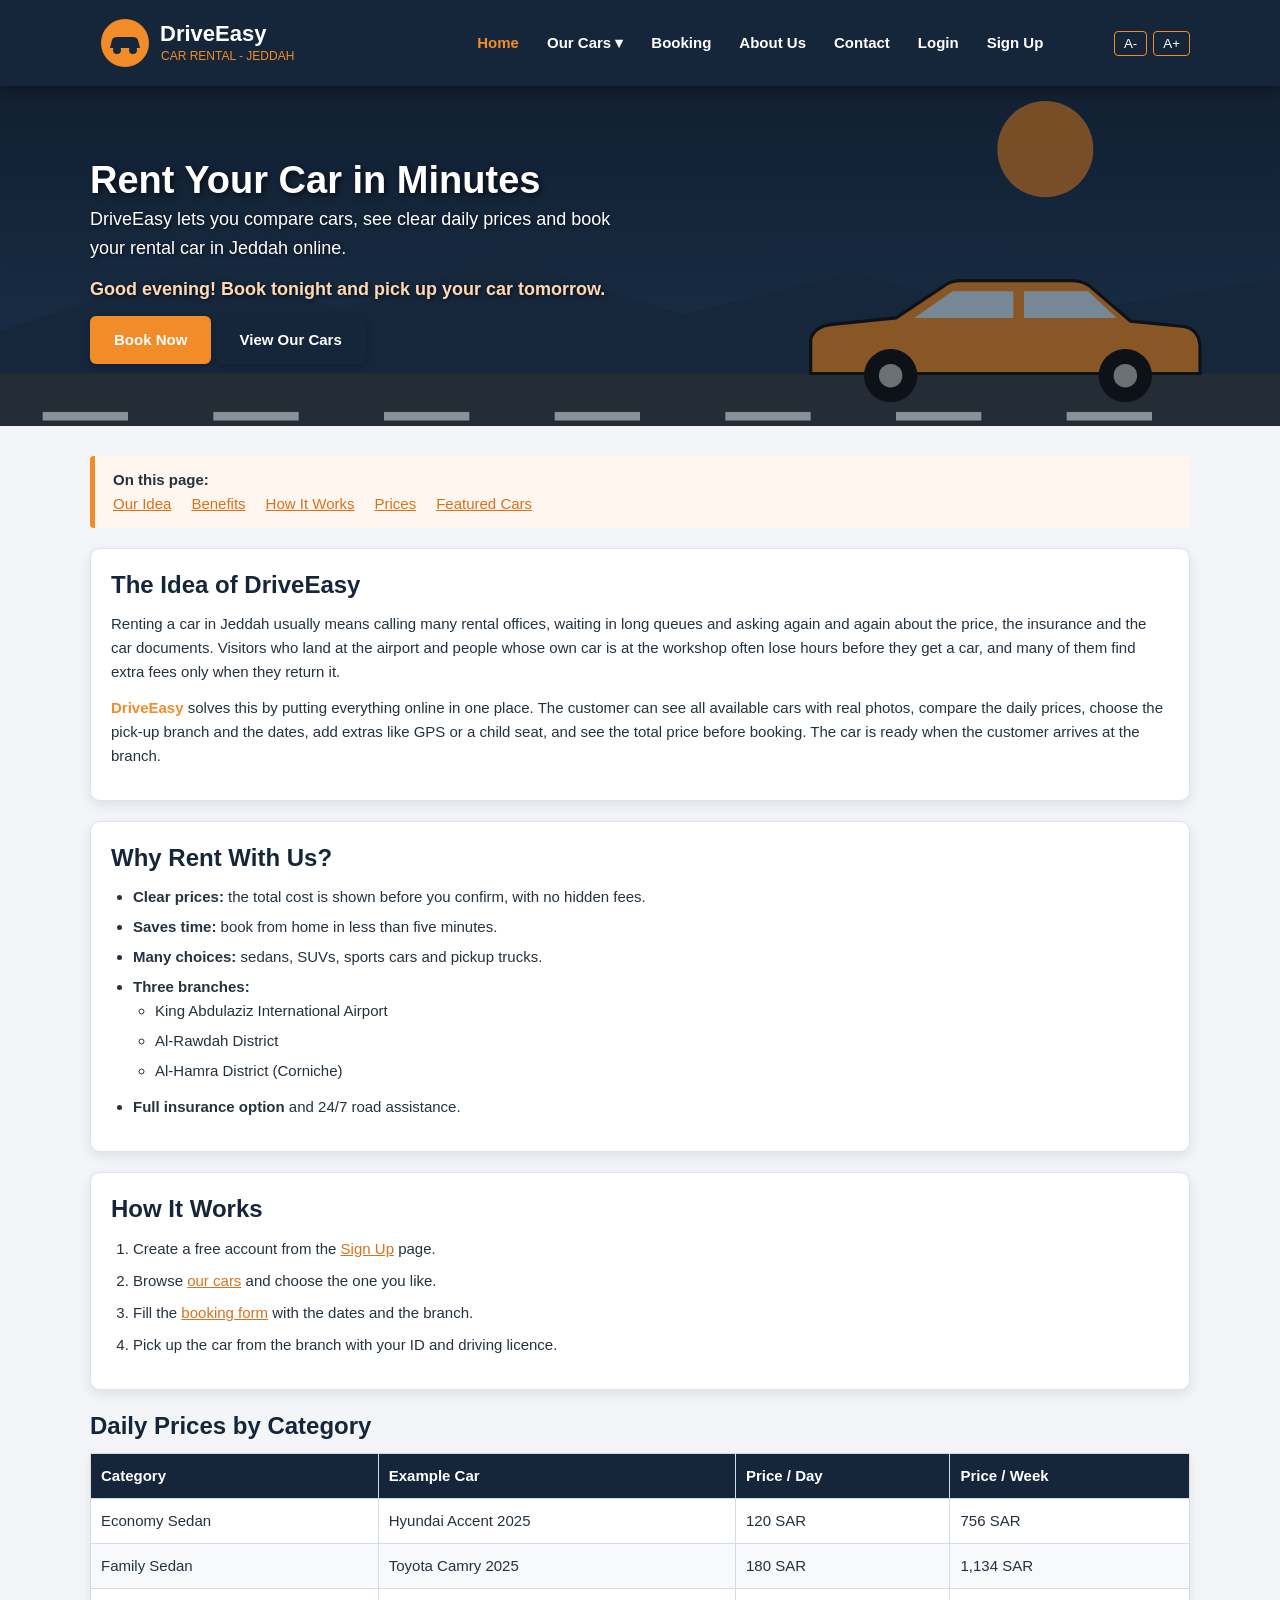
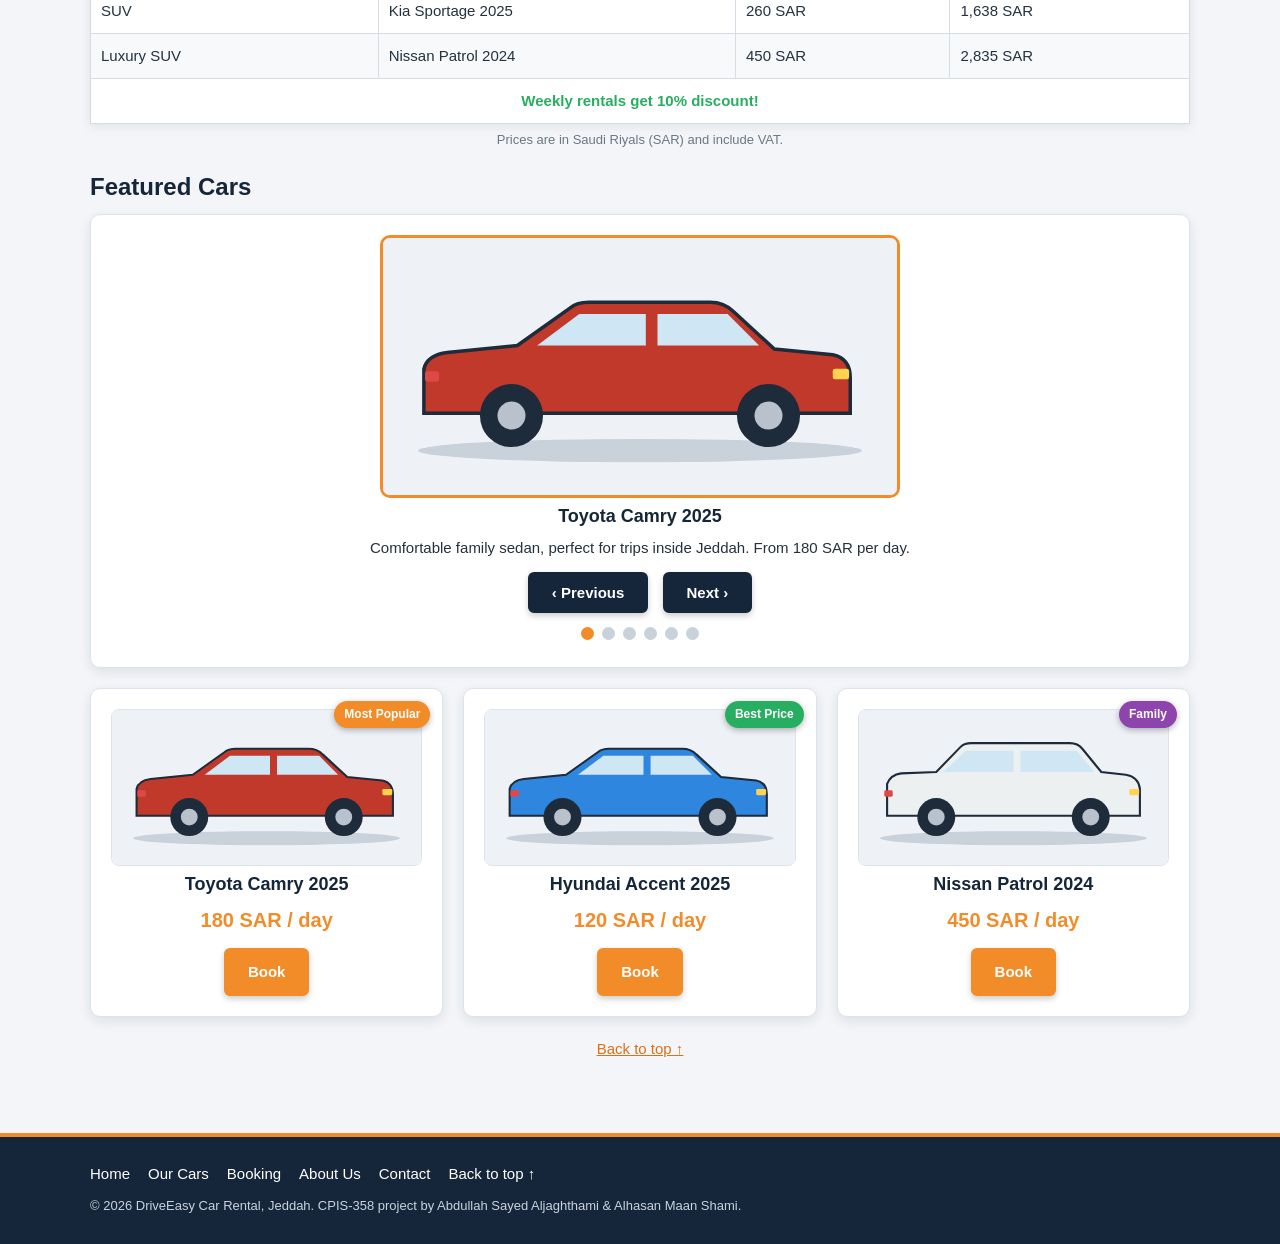
<file: index.html>
<!DOCTYPE html>
<html lang="en">
<head>
    <meta charset="utf-8">
    <meta name="viewport" content="width=device-width, initial-scale=1">
    <meta name="description" content="DriveEasy - online car rental in Jeddah. Compare cars, check prices and book online.">
    <meta name="author" content="Abdullah Sayed Aljaghthami, Alhasan Maan Shami">
    <title>DriveEasy Car Rental | Home</title>
    <link rel="icon" type="image/svg+xml" href="images/favicon.svg">
    <link rel="stylesheet" href="css/style.css">
    <!-- internal CSS (only for this page) -->
    <style>
        .steps li {
            margin-bottom: 8px;
        }
        .benefit-list li {
            margin-bottom: 6px;
        }
        #greeting {
            font-weight: bold;
            color: #ffd9b3;
        }
        .slideshow {
            position: relative;
            text-align: center;
        }
        .slideshow img {
            width: 100%;
            max-width: 520px;
            border-radius: 10px;
            border: 3px solid #f28c28;
        }
        .slide-controls button {
            margin: 0 5px;
        }
        .dots {
            margin-top: 10px;
        }
        .dot {
            display: inline-block;
            width: 13px;
            height: 13px;
            margin: 0 4px;
            border-radius: 50%;
            background-color: #c9d1db;
            cursor: pointer;
        }
    </style>
</head>
<body id="top">

<!-- ===== master layout: header and main menu (same on every page) ===== -->
<header class="site-header">
    <div class="container header-inner">
        <img src="images/logo.svg" alt="DriveEasy Car Rental logo" class="logo-img" width="260" height="70" usemap="#logoMap">
        <map name="logoMap">
            <area shape="circle" coords="35,35,24" href="about.html" alt="About DriveEasy" title="About us">
            <area shape="rect" coords="65,10,255,60" href="about.html" alt="About DriveEasy" title="About us">
        </map>

        <nav class="main-menu" aria-label="Main menu">
            <ul>
                <li><a href="index.html">Home</a></li>
                <li>
                    <a href="cars.html">Our Cars &#9662;</a>
                    <ul class="submenu">
                        <li><a href="cars.html#sedan">Sedan Cars</a></li>
                        <li><a href="cars.html#suv">SUV Cars</a></li>
                        <li><a href="cars.html#sport">Sports Cars</a></li>
                        <li><a href="cars.html#pickup">Pickup Trucks</a></li>
                    </ul>
                </li>
                <li><a href="booking.html">Booking</a></li>
                <li><a href="about.html">About Us</a></li>
                <li><a href="contact.html">Contact</a></li>
                <li><a href="login.html">Login</a></li>
                <li><a href="signup.html">Sign Up</a></li>
            </ul>
        </nav>
    </div>
</header>

<!-- banner made of three layers (picture, overlay, text) using z-index -->
<section class="banner">
    <img class="banner-img" src="images/hero.svg" alt="A rental car driving in Jeddah">
    <div class="banner-overlay"></div>
    <div class="container banner-text">
        <h1>Rent Your Car in Minutes</h1>
        <p>DriveEasy lets you compare cars, see clear daily prices and book your rental car in Jeddah online.</p>
        <p id="greeting">Welcome to DriveEasy!</p>
        <a href="booking.html" class="btn">Book Now</a>
        <a href="cars.html" class="btn btn-dark">View Our Cars</a>
    </div>
</section>

<!-- embedded JavaScript: greeting changes with the time of the day -->
<script>
    var hour = new Date().getHours();
    var greetingText;
    if (hour < 12) {
        greetingText = "Good morning! Start your day with the right car.";
    } else if (hour < 18) {
        greetingText = "Good afternoon! Your next car is a few clicks away.";
    } else {
        greetingText = "Good evening! Book tonight and pick up your car tomorrow.";
    }
    document.getElementById("greeting").innerHTML = greetingText;
</script>

<main class="container page-section">

    <!-- internal links (links inside the same page) -->
    <nav class="on-this-page" aria-label="On this page">
        <strong>On this page:</strong>
        <ul>
            <li><a href="#idea">Our Idea</a></li>
            <li><a href="#benefits">Benefits</a></li>
            <li><a href="#how-it-works">How It Works</a></li>
            <li><a href="#prices">Prices</a></li>
            <li><a href="#featured">Featured Cars</a></li>
        </ul>
    </nav>

    <article id="idea" class="card">
        <h2>The Idea of DriveEasy</h2>
        <p>
            Renting a car in Jeddah usually means calling many rental offices, waiting in long queues
            and asking again and again about the price, the insurance and the car documents. Visitors
            who land at the airport and people whose own car is at the workshop often lose hours before
            they get a car, and many of them find extra fees only when they return it.
        </p>
        <p>
            <span class="highlight">DriveEasy</span> solves this by putting everything online in one place.
            The customer can see all available cars with real photos, compare the daily prices,
            choose the pick-up branch and the dates, add extras like GPS or a child seat, and see the
            total price before booking. The car is ready when the customer arrives at the branch.
        </p>
    </article>

    <section id="benefits" class="card">
        <h2>Why Rent With Us?</h2>
        <ul class="benefit-list">
            <li><strong>Clear prices:</strong> the total cost is shown before you confirm, with no hidden fees.</li>
            <li><strong>Saves time:</strong> book from home in less than five minutes.</li>
            <li><strong>Many choices:</strong> sedans, SUVs, sports cars and pickup trucks.</li>
            <li><strong>Three branches:</strong>
                <ul>
                    <li>King Abdulaziz International Airport</li>
                    <li>Al-Rawdah District</li>
                    <li>Al-Hamra District (Corniche)</li>
                </ul>
            </li>
            <li><strong>Full insurance option</strong> and 24/7 road assistance.</li>
        </ul>
    </section>

    <section id="how-it-works" class="card">
        <h2>How It Works</h2>
        <ol class="steps">
            <li>Create a free account from the <a href="signup.html">Sign Up</a> page.</li>
            <li>Browse <a href="cars.html">our cars</a> and choose the one you like.</li>
            <li>Fill the <a href="booking.html">booking form</a> with the dates and the branch.</li>
            <li>Pick up the car from the branch with your ID and driving licence.</li>
        </ol>
    </section>

    <section id="prices">
        <h2>Daily Prices by Category</h2>
        <table class="data-table">
            <caption class="small-text" style="caption-side: bottom; padding-top: 6px;">Prices are in Saudi Riyals (SAR) and include VAT.</caption>
            <thead>
                <tr>
                    <th scope="col">Category</th>
                    <th scope="col">Example Car</th>
                    <th scope="col">Price / Day</th>
                    <th scope="col">Price / Week</th>
                </tr>
            </thead>
            <tbody>
                <tr>
                    <td>Economy Sedan</td>
                    <td>Hyundai Accent 2025</td>
                    <td>120 SAR</td>
                    <td>756 SAR</td>
                </tr>
                <tr>
                    <td>Family Sedan</td>
                    <td>Toyota Camry 2025</td>
                    <td>180 SAR</td>
                    <td>1,134 SAR</td>
                </tr>
                <tr>
                    <td>SUV</td>
                    <td>Kia Sportage 2025</td>
                    <td>260 SAR</td>
                    <td>1,638 SAR</td>
                </tr>
                <tr>
                    <td>Luxury SUV</td>
                    <td>Nissan Patrol 2024</td>
                    <td>450 SAR</td>
                    <td>2,835 SAR</td>
                </tr>
                <tr>
                    <td colspan="4" style="text-align:center; font-weight:bold; color:#27ae60;">Weekly rentals get 10% discount!</td>
                </tr>
            </tbody>
        </table>
    </section>

    <section id="featured">
        <h2>Featured Cars</h2>
        <!-- dynamic picture and text (changed by JavaScript) -->
        <div class="card slideshow" id="slideshow">
            <img id="slideImage" src="images/toyota-camry.svg" alt="Toyota Camry 2025">
            <h3 id="slideTitle">Toyota Camry 2025</h3>
            <p id="slideText">Comfortable family sedan, perfect for trips inside Jeddah. From 180 SAR per day.</p>
            <div class="slide-controls">
                <button type="button" class="btn btn-dark" id="prevSlide">&#8249; Previous</button>
                <button type="button" class="btn btn-dark" id="nextSlide">Next &#8250;</button>
            </div>
            <div class="dots" id="slideDots"></div>
        </div>
        <div class="grid">
            <div class="card car-card">
                <span class="badge">Most Popular</span>
                <img src="images/toyota-camry.svg" alt="Toyota Camry 2025">
                <h3>Toyota Camry 2025</h3>
                <p class="price">180 SAR / day</p>
                <a href="booking.html?car=Toyota%20Camry" class="btn">Book</a>
            </div>
            <div class="card car-card">
                <span class="badge" style="background-color:#27ae60;">Best Price</span>
                <img src="images/hyundai-accent.svg" alt="Hyundai Accent 2025">
                <h3>Hyundai Accent 2025</h3>
                <p class="price">120 SAR / day</p>
                <a href="booking.html?car=Hyundai%20Accent" class="btn">Book</a>
            </div>
            <div class="card car-card">
                <span class="badge" style="background-color:#8e44ad;">Family</span>
                <img src="images/nissan-patrol.svg" alt="Nissan Patrol 2024">
                <h3>Nissan Patrol 2024</h3>
                <p class="price">450 SAR / day</p>
                <a href="booking.html?car=Nissan%20Patrol" class="btn">Book</a>
            </div>
        </div>
    </section>

    <p class="text-center"><a href="#top">Back to top &#8593;</a></p>
</main>

<!-- ===== master layout: footer ===== -->
<footer class="site-footer">
    <div class="container">
        <ul class="footer-links">
            <li><a href="index.html">Home</a></li>
            <li><a href="cars.html">Our Cars</a></li>
            <li><a href="booking.html">Booking</a></li>
            <li><a href="about.html">About Us</a></li>
            <li><a href="contact.html">Contact</a></li>
            <li><a href="#top">Back to top &#8593;</a></li>
        </ul>
        <p class="small-text" style="color:#c9d3de;">
            &copy; <span id="year">2026</span> DriveEasy Car Rental, Jeddah. CPIS-358 project by
            Abdullah Sayed Aljaghthami &amp; Alhasan Maan Shami.
        </p>
    </div>
</footer>

<script src="js/script.js"></script>
</body>
</html>
</file>
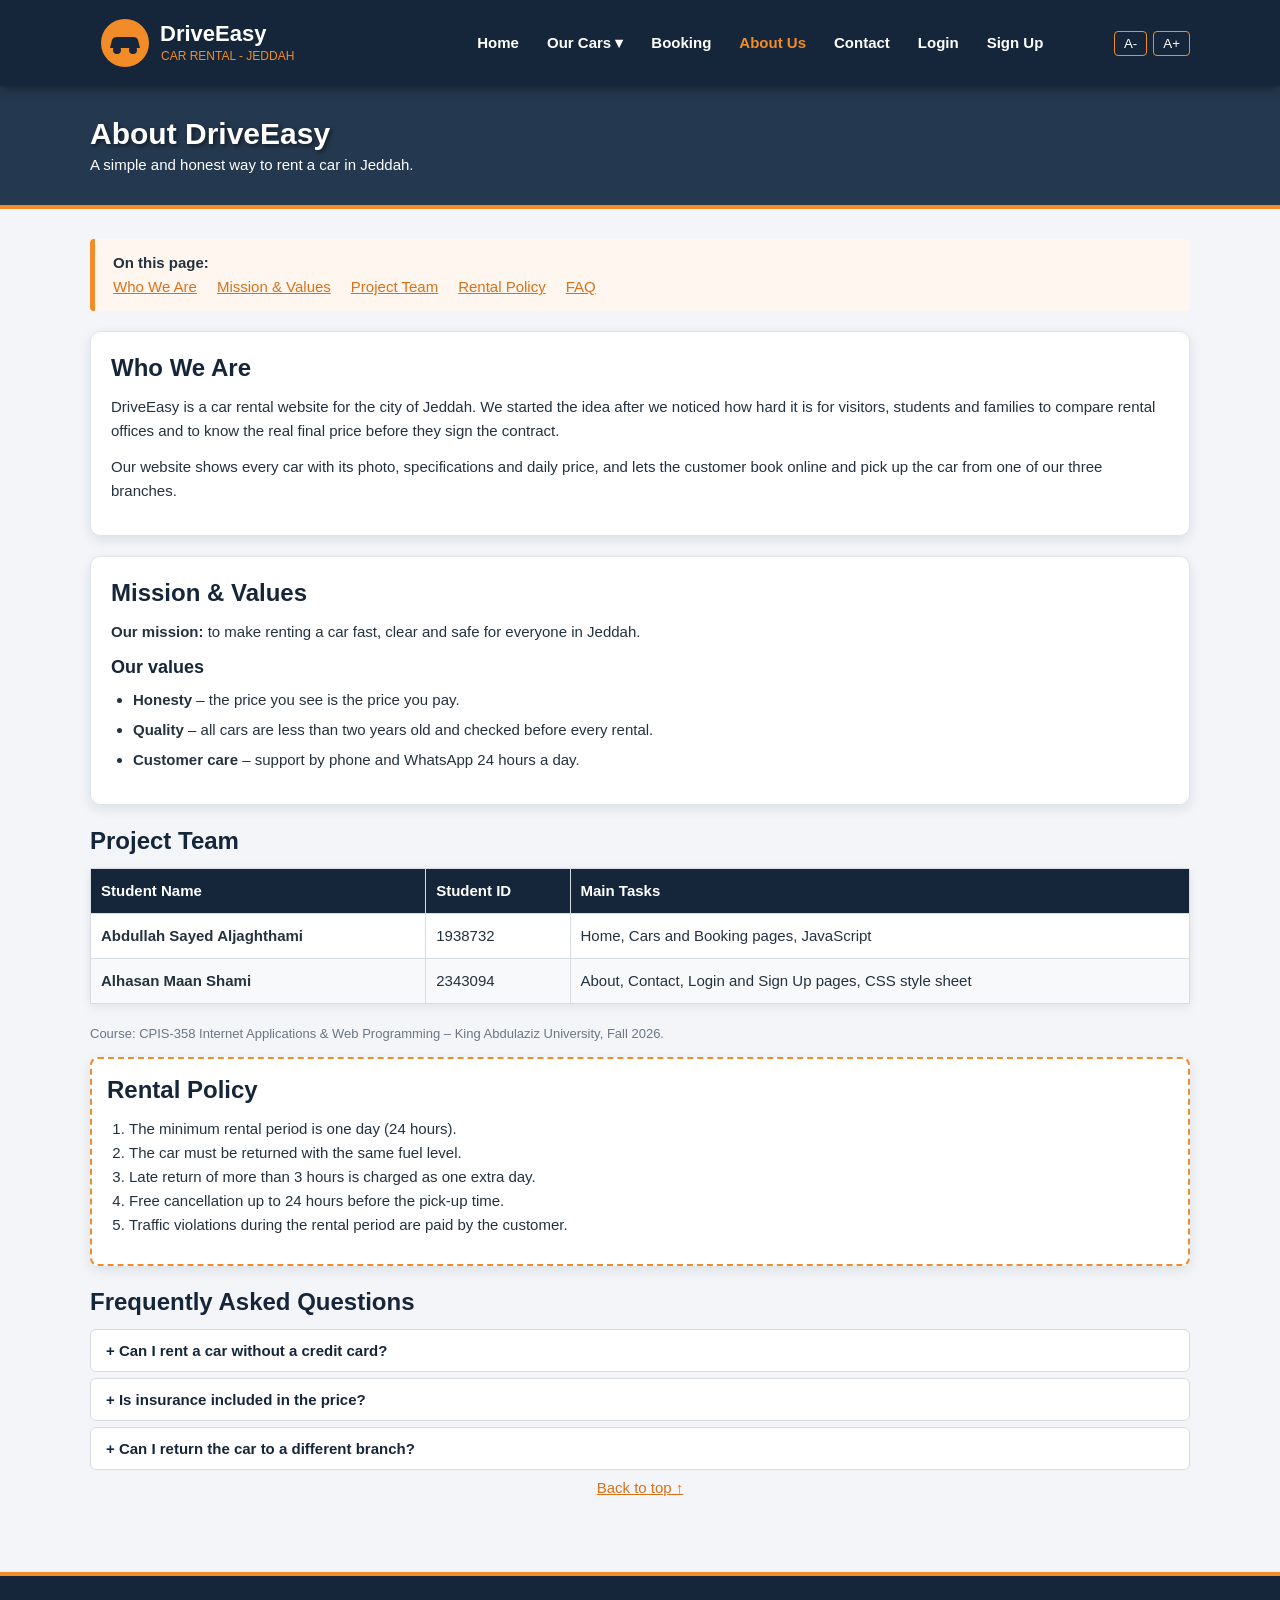
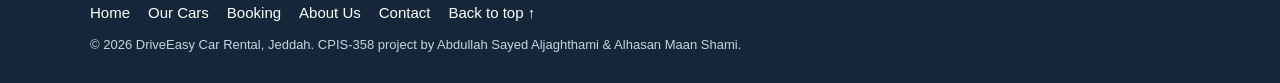
<file: about.html>
<!DOCTYPE html>
<html lang="en">
<head>
    <meta charset="utf-8">
    <meta name="viewport" content="width=device-width, initial-scale=1">
    <meta name="description" content="DriveEasy - online car rental in Jeddah. Compare cars, check prices and book online.">
    <meta name="author" content="Abdullah Sayed Aljaghthami, Alhasan Maan Shami">
    <title>DriveEasy Car Rental | About Us</title>
    <link rel="icon" type="image/svg+xml" href="images/favicon.svg">
    <link rel="stylesheet" href="css/style.css">
    <!-- internal CSS (only for this page) -->
    <style>
        .values-list li {
            margin-bottom: 6px;
        }
        .team-table td:first-child  {
            font-weight: bold;
        }
        .faq-question {
            display: block;
            width: 100%;
            text-align: left;
            background-color: #ffffff;
            border: 1px solid #d5dce4;
            border-radius: 6px;
            padding: 12px 15px;
            margin-bottom: 6px;
            font-family: inherit;
            font-size: 15px;
            font-weight: bold;
            color: #16263a;
            cursor: pointer;
        }
        .faq-answer {
            padding: 0 15px 10px 15px;
        }
    </style>
</head>
<body id="top">

<!-- ===== master layout: header and main menu (same on every page) ===== -->
<header class="site-header">
    <div class="container header-inner">
        <img src="images/logo.svg" alt="DriveEasy Car Rental logo" class="logo-img" width="260" height="70" usemap="#logoMap">
        <map name="logoMap">
            <area shape="circle" coords="35,35,24" href="about.html" alt="About DriveEasy" title="About us">
            <area shape="rect" coords="65,10,255,60" href="about.html" alt="About DriveEasy" title="About us">
        </map>

        <nav class="main-menu" aria-label="Main menu">
            <ul>
                <li><a href="index.html">Home</a></li>
                <li>
                    <a href="cars.html">Our Cars &#9662;</a>
                    <ul class="submenu">
                        <li><a href="cars.html#sedan">Sedan Cars</a></li>
                        <li><a href="cars.html#suv">SUV Cars</a></li>
                        <li><a href="cars.html#sport">Sports Cars</a></li>
                        <li><a href="cars.html#pickup">Pickup Trucks</a></li>
                    </ul>
                </li>
                <li><a href="booking.html">Booking</a></li>
                <li><a href="about.html">About Us</a></li>
                <li><a href="contact.html">Contact</a></li>
                <li><a href="login.html">Login</a></li>
                <li><a href="signup.html">Sign Up</a></li>
            </ul>
        </nav>
    </div>
</header>

<section class="page-title">
    <div class="container">
        <h1>About DriveEasy</h1>
        <p style="margin:0;">A simple and honest way to rent a car in Jeddah.</p>
    </div>
</section>

<main class="container page-section">

    <nav class="on-this-page" aria-label="On this page">
        <strong>On this page:</strong>
        <ul>
            <li><a href="#who-we-are">Who We Are</a></li>
            <li><a href="#mission">Mission &amp; Values</a></li>
            <li><a href="#team">Project Team</a></li>
            <li><a href="#policy">Rental Policy</a></li>
            <li><a href="#faq">FAQ</a></li>
        </ul>
    </nav>

    <article id="who-we-are" class="card">
        <h2>Who We Are</h2>
        <p>
            DriveEasy is a car rental website for the city of Jeddah. We started the idea after we noticed
            how hard it is for visitors, students and families to compare rental offices and to know the
            real final price before they sign the contract.
        </p>
        <p>
            Our website shows every car with its photo, specifications and daily price, and lets the
            customer book online and pick up the car from one of our three branches.
        </p>
    </article>

    <section id="mission" class="card">
        <h2>Mission &amp; Values</h2>
        <p><strong>Our mission:</strong> to make renting a car fast, clear and safe for everyone in Jeddah.</p>
        <h3>Our values</h3>
        <ul class="values-list">
            <li><strong>Honesty</strong> &ndash; the price you see is the price you pay.</li>
            <li><strong>Quality</strong> &ndash; all cars are less than two years old and checked before every rental.</li>
            <li><strong>Customer care</strong> &ndash; support by phone and WhatsApp 24 hours a day.</li>
        </ul>
    </section>

    <section id="team">
        <h2>Project Team</h2>
        <table class="data-table team-table">
            <thead>
                <tr>
                    <th scope="col">Student Name</th>
                    <th scope="col">Student ID</th>
                    <th scope="col">Main Tasks</th>
                </tr>
            </thead>
            <tbody>
                <tr>
                    <td>Abdullah Sayed Aljaghthami</td>
                    <td>1938732</td>
                    <td>Home, Cars and Booking pages, JavaScript</td>
                </tr>
                <tr>
                    <td>Alhasan Maan Shami</td>
                    <td>2343094</td>
                    <td>About, Contact, Login and Sign Up pages, CSS style sheet</td>
                </tr>
            </tbody>
        </table>
        <p class="small-text">Course: CPIS-358 Internet Applications &amp; Web Programming &ndash; King Abdulaziz University, Fall 2026.</p>
    </section>

    <section id="policy" class="card dashed-border">
        <h2>Rental Policy</h2>
        <ol>
            <li>The minimum rental period is one day (24 hours).</li>
            <li>The car must be returned with the same fuel level.</li>
            <li>Late return of more than 3 hours is charged as one extra day.</li>
            <li>Free cancellation up to 24 hours before the pick-up time.</li>
            <li>Traffic violations during the rental period are paid by the customer.</li>
        </ol>
    </section>

    <section id="faq">
        <h2>Frequently Asked Questions</h2>
        <div class="faq-item">
            <button type="button" class="faq-question">Can I rent a car without a credit card?</button>
            <div class="faq-answer">
                <p>Yes. You can pay with Mada or cash at the branch, but a small deposit is needed.</p>
            </div>
        </div>
        <div class="faq-item">
            <button type="button" class="faq-question">Is insurance included in the price?</button>
            <div class="faq-answer">
                <p>Basic insurance is included. Full insurance can be added for 40 SAR per day.</p>
            </div>
        </div>
        <div class="faq-item">
            <button type="button" class="faq-question">Can I return the car to a different branch?</button>
            <div class="faq-answer">
                <p>Yes, inside Jeddah you can return the car to any of our three branches for free.</p>
            </div>
        </div>
    </section>

    <p class="text-center"><a href="#top">Back to top &#8593;</a></p>
</main>

<!-- ===== master layout: footer ===== -->
<footer class="site-footer">
    <div class="container">
        <ul class="footer-links">
            <li><a href="index.html">Home</a></li>
            <li><a href="cars.html">Our Cars</a></li>
            <li><a href="booking.html">Booking</a></li>
            <li><a href="about.html">About Us</a></li>
            <li><a href="contact.html">Contact</a></li>
            <li><a href="#top">Back to top &#8593;</a></li>
        </ul>
        <p class="small-text" style="color:#c9d3de;">
            &copy; <span id="year">2026</span> DriveEasy Car Rental, Jeddah. CPIS-358 project by
            Abdullah Sayed Aljaghthami &amp; Alhasan Maan Shami.
        </p>
    </div>
</footer>

<script src="js/script.js"></script>
</body>
</html>
</file>
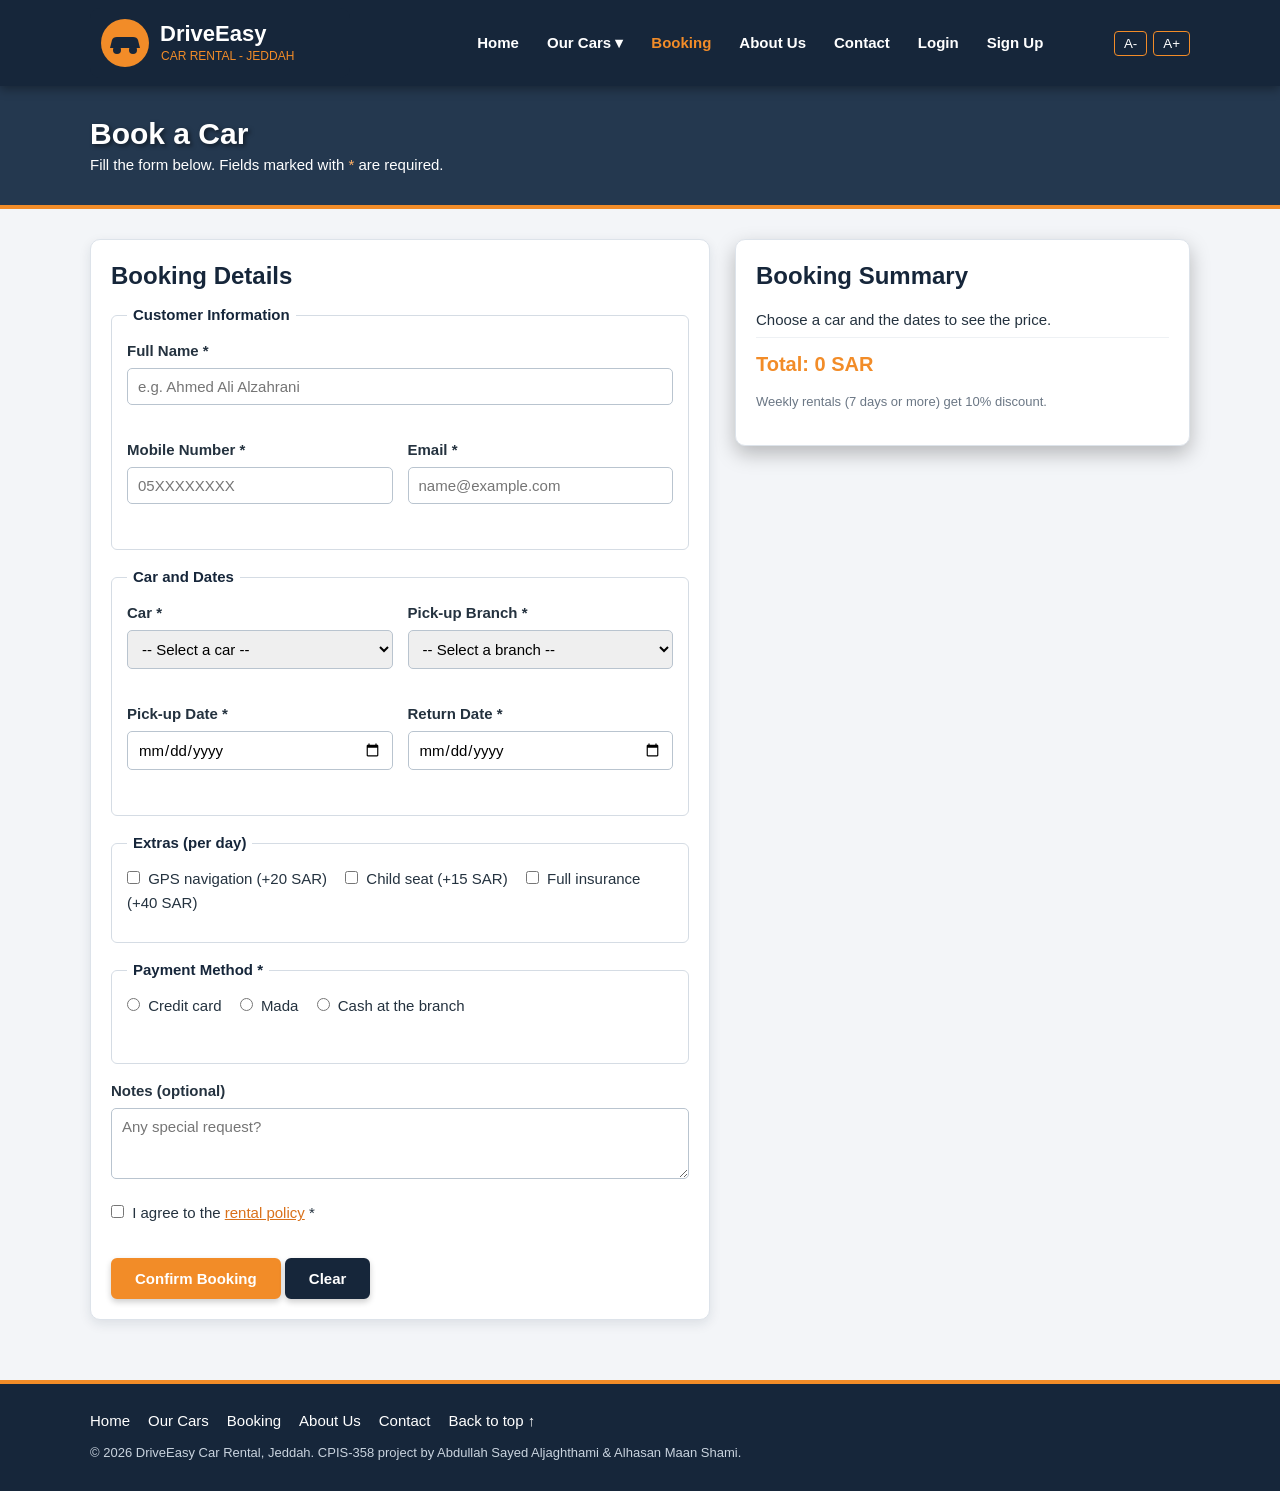
<file: booking.html>
<!DOCTYPE html>
<html lang="en">
<head>
    <meta charset="utf-8">
    <meta name="viewport" content="width=device-width, initial-scale=1">
    <meta name="description" content="DriveEasy - online car rental in Jeddah. Compare cars, check prices and book online.">
    <meta name="author" content="Abdullah Sayed Aljaghthami, Alhasan Maan Shami">
    <title>DriveEasy Car Rental | Book a Car</title>
    <link rel="icon" type="image/svg+xml" href="images/favicon.svg">
    <link rel="stylesheet" href="css/style.css">
    <!-- internal CSS (only for this page) -->
    <style>
        .booking-layout {
            display: flex;
            flex-wrap: wrap;
            gap: 25px;
            align-items: flex-start;
        }
        .booking-layout .form-box {
            flex: 2 1 420px;
            margin: 0;
        }
        .summary-box {
            flex: 1 1 260px;
            position: sticky;
            top: 100px;
        }
        .summary-box ul {
            list-style: none;
            margin: 0 0 10px 0;
        }
        .summary-box li {
            padding: 5px 0;
            border-bottom: 1px solid #eef1f4;
        }
        .total-line {
            font-size: 20px;
            font-weight: bold;
            color: #f28c28;
        }
    </style>
    <!-- embedded JavaScript: price list used by the booking calculation -->
    <script>
        var carPrices = {
            "Toyota Camry": 180,
            "Hyundai Accent": 120,
            "Nissan Patrol": 450,
            "Kia Sportage": 260,
            "Ford Mustang": 550,
            "Toyota Hilux": 220
        };
    </script>
</head>
<body id="top">

<!-- ===== master layout: header and main menu (same on every page) ===== -->
<header class="site-header">
    <div class="container header-inner">
        <img src="images/logo.svg" alt="DriveEasy Car Rental logo" class="logo-img" width="260" height="70" usemap="#logoMap">
        <map name="logoMap">
            <area shape="circle" coords="35,35,24" href="about.html" alt="About DriveEasy" title="About us">
            <area shape="rect" coords="65,10,255,60" href="about.html" alt="About DriveEasy" title="About us">
        </map>

        <nav class="main-menu" aria-label="Main menu">
            <ul>
                <li><a href="index.html">Home</a></li>
                <li>
                    <a href="cars.html">Our Cars &#9662;</a>
                    <ul class="submenu">
                        <li><a href="cars.html#sedan">Sedan Cars</a></li>
                        <li><a href="cars.html#suv">SUV Cars</a></li>
                        <li><a href="cars.html#sport">Sports Cars</a></li>
                        <li><a href="cars.html#pickup">Pickup Trucks</a></li>
                    </ul>
                </li>
                <li><a href="booking.html">Booking</a></li>
                <li><a href="about.html">About Us</a></li>
                <li><a href="contact.html">Contact</a></li>
                <li><a href="login.html">Login</a></li>
                <li><a href="signup.html">Sign Up</a></li>
            </ul>
        </nav>
    </div>
</header>

<section class="page-title">
    <div class="container">
        <h1>Book a Car</h1>
        <p style="margin:0;">Fill the form below. Fields marked with <span style="color:#ffb066;">*</span> are required.</p>
    </div>
</section>

<main class="container page-section">
    <div class="booking-layout">

        <section class="card form-box">
            <h2>Booking Details</h2>
            <div id="bookingMessage"></div>

            <form id="bookingForm" action="#" method="post" novalidate>
                <fieldset>
                    <legend>Customer Information</legend>
                    <div class="form-row">
                        <label for="fullName">Full Name *</label>
                        <input type="text" id="fullName" name="fullName" placeholder="e.g. Ahmed Ali Alzahrani" required>
                        <span class="error-msg" id="fullNameError"></span>
                    </div>
                    <div class="two-cols">
                        <div class="form-row">
                            <label for="phone">Mobile Number *</label>
                            <input type="tel" id="phone" name="phone" placeholder="05XXXXXXXX" maxlength="10" required>
                            <span class="error-msg" id="phoneError"></span>
                        </div>
                        <div class="form-row">
                            <label for="email">Email *</label>
                            <input type="email" id="email" name="email" placeholder="name@example.com" required>
                            <span class="error-msg" id="emailError"></span>
                        </div>
                    </div>
                </fieldset>

                <fieldset>
                    <legend>Car and Dates</legend>
                    <div class="two-cols">
                        <div class="form-row">
                            <label for="car">Car *</label>
                            <select id="car" name="car" required>
                                <option value="">-- Select a car --</option>
                                <option value="Toyota Camry">Toyota Camry 2025 (180 SAR/day)</option>
                                <option value="Hyundai Accent">Hyundai Accent 2025 (120 SAR/day)</option>
                                <option value="Nissan Patrol">Nissan Patrol 2024 (450 SAR/day)</option>
                                <option value="Kia Sportage">Kia Sportage 2025 (260 SAR/day)</option>
                                <option value="Ford Mustang">Ford Mustang 2024 (550 SAR/day)</option>
                                <option value="Toyota Hilux">Toyota Hilux 2025 (220 SAR/day)</option>
                            </select>
                            <span class="error-msg" id="carError"></span>
                        </div>
                        <div class="form-row">
                            <label for="branch">Pick-up Branch *</label>
                            <select id="branch" name="branch" required>
                                <option value="">-- Select a branch --</option>
                                <option value="Airport">King Abdulaziz Airport</option>
                                <option value="Al-Rawdah">Al-Rawdah District</option>
                                <option value="Al-Hamra">Al-Hamra (Corniche)</option>
                            </select>
                            <span class="error-msg" id="branchError"></span>
                        </div>
                    </div>
                    <div class="two-cols">
                        <div class="form-row">
                            <label for="pickupDate">Pick-up Date *</label>
                            <input type="date" id="pickupDate" name="pickupDate" required>
                            <span class="error-msg" id="pickupDateError"></span>
                        </div>
                        <div class="form-row">
                            <label for="returnDate">Return Date *</label>
                            <input type="date" id="returnDate" name="returnDate" required>
                            <span class="error-msg" id="returnDateError"></span>
                        </div>
                    </div>
                </fieldset>

                <fieldset>
                    <legend>Extras (per day)</legend>
                    <div class="form-row">
                        <input type="checkbox" id="extraGps" name="extras" value="GPS" data-price="20">
                        <label for="extraGps" class="inline-label">GPS navigation (+20 SAR)</label>
                        <input type="checkbox" id="extraSeat" name="extras" value="Child Seat" data-price="15">
                        <label for="extraSeat" class="inline-label">Child seat (+15 SAR)</label>
                        <input type="checkbox" id="extraInsurance" name="extras" value="Full Insurance" data-price="40">
                        <label for="extraInsurance" class="inline-label">Full insurance (+40 SAR)</label>
                    </div>
                </fieldset>

                <fieldset>
                    <legend>Payment Method *</legend>
                    <div class="form-row">
                        <input type="radio" id="payCard" name="payment" value="Credit Card">
                        <label for="payCard" class="inline-label">Credit card</label>
                        <input type="radio" id="payMada" name="payment" value="Mada">
                        <label for="payMada" class="inline-label">Mada</label>
                        <input type="radio" id="payCash" name="payment" value="Cash">
                        <label for="payCash" class="inline-label">Cash at the branch</label>
                        <span class="error-msg" id="paymentError"></span>
                    </div>
                </fieldset>

                <div class="form-row">
                    <label for="notes">Notes (optional)</label>
                    <textarea id="notes" name="notes" rows="3" placeholder="Any special request?"></textarea>
                </div>

                <div class="form-row">
                    <input type="checkbox" id="terms" name="terms" required>
                    <label for="terms" class="inline-label">I agree to the <a href="about.html#policy">rental policy</a> *</label>
                    <span class="error-msg" id="termsError"></span>
                </div>

                <button type="submit" class="btn">Confirm Booking</button>
                <button type="reset" class="btn btn-dark">Clear</button>
            </form>
        </section>

        <aside class="card summary-box shadow-box" id="summaryBox">
            <h2>Booking Summary</h2>
            <ul id="summaryList">
                <li>Choose a car and the dates to see the price.</li>
            </ul>
            <p class="total-line">Total: <span id="totalPrice">0</span> SAR</p>
            <p class="small-text">Weekly rentals (7 days or more) get 10% discount.</p>
        </aside>
    </div>
</main>

<!-- ===== master layout: footer ===== -->
<footer class="site-footer">
    <div class="container">
        <ul class="footer-links">
            <li><a href="index.html">Home</a></li>
            <li><a href="cars.html">Our Cars</a></li>
            <li><a href="booking.html">Booking</a></li>
            <li><a href="about.html">About Us</a></li>
            <li><a href="contact.html">Contact</a></li>
            <li><a href="#top">Back to top &#8593;</a></li>
        </ul>
        <p class="small-text" style="color:#c9d3de;">
            &copy; <span id="year">2026</span> DriveEasy Car Rental, Jeddah. CPIS-358 project by
            Abdullah Sayed Aljaghthami &amp; Alhasan Maan Shami.
        </p>
    </div>
</footer>

<script src="js/script.js"></script>
</body>
</html>
</file>
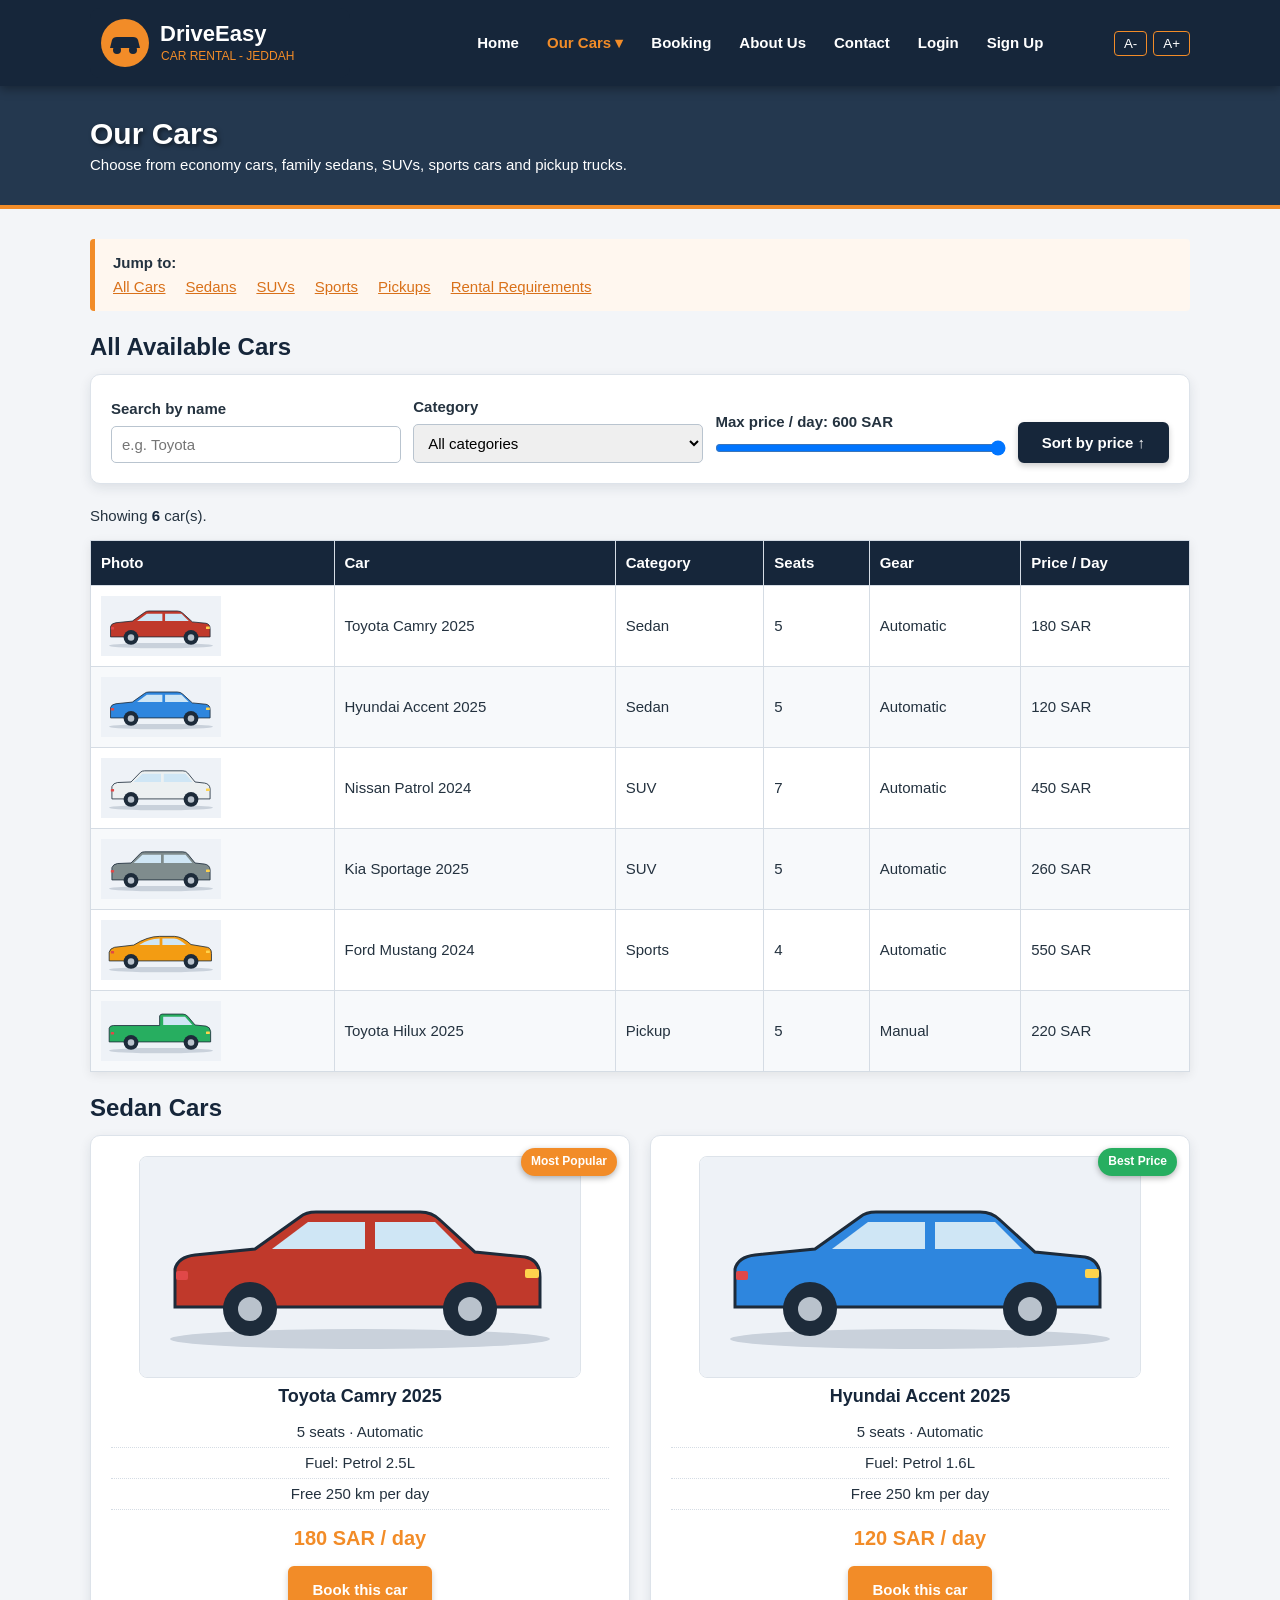
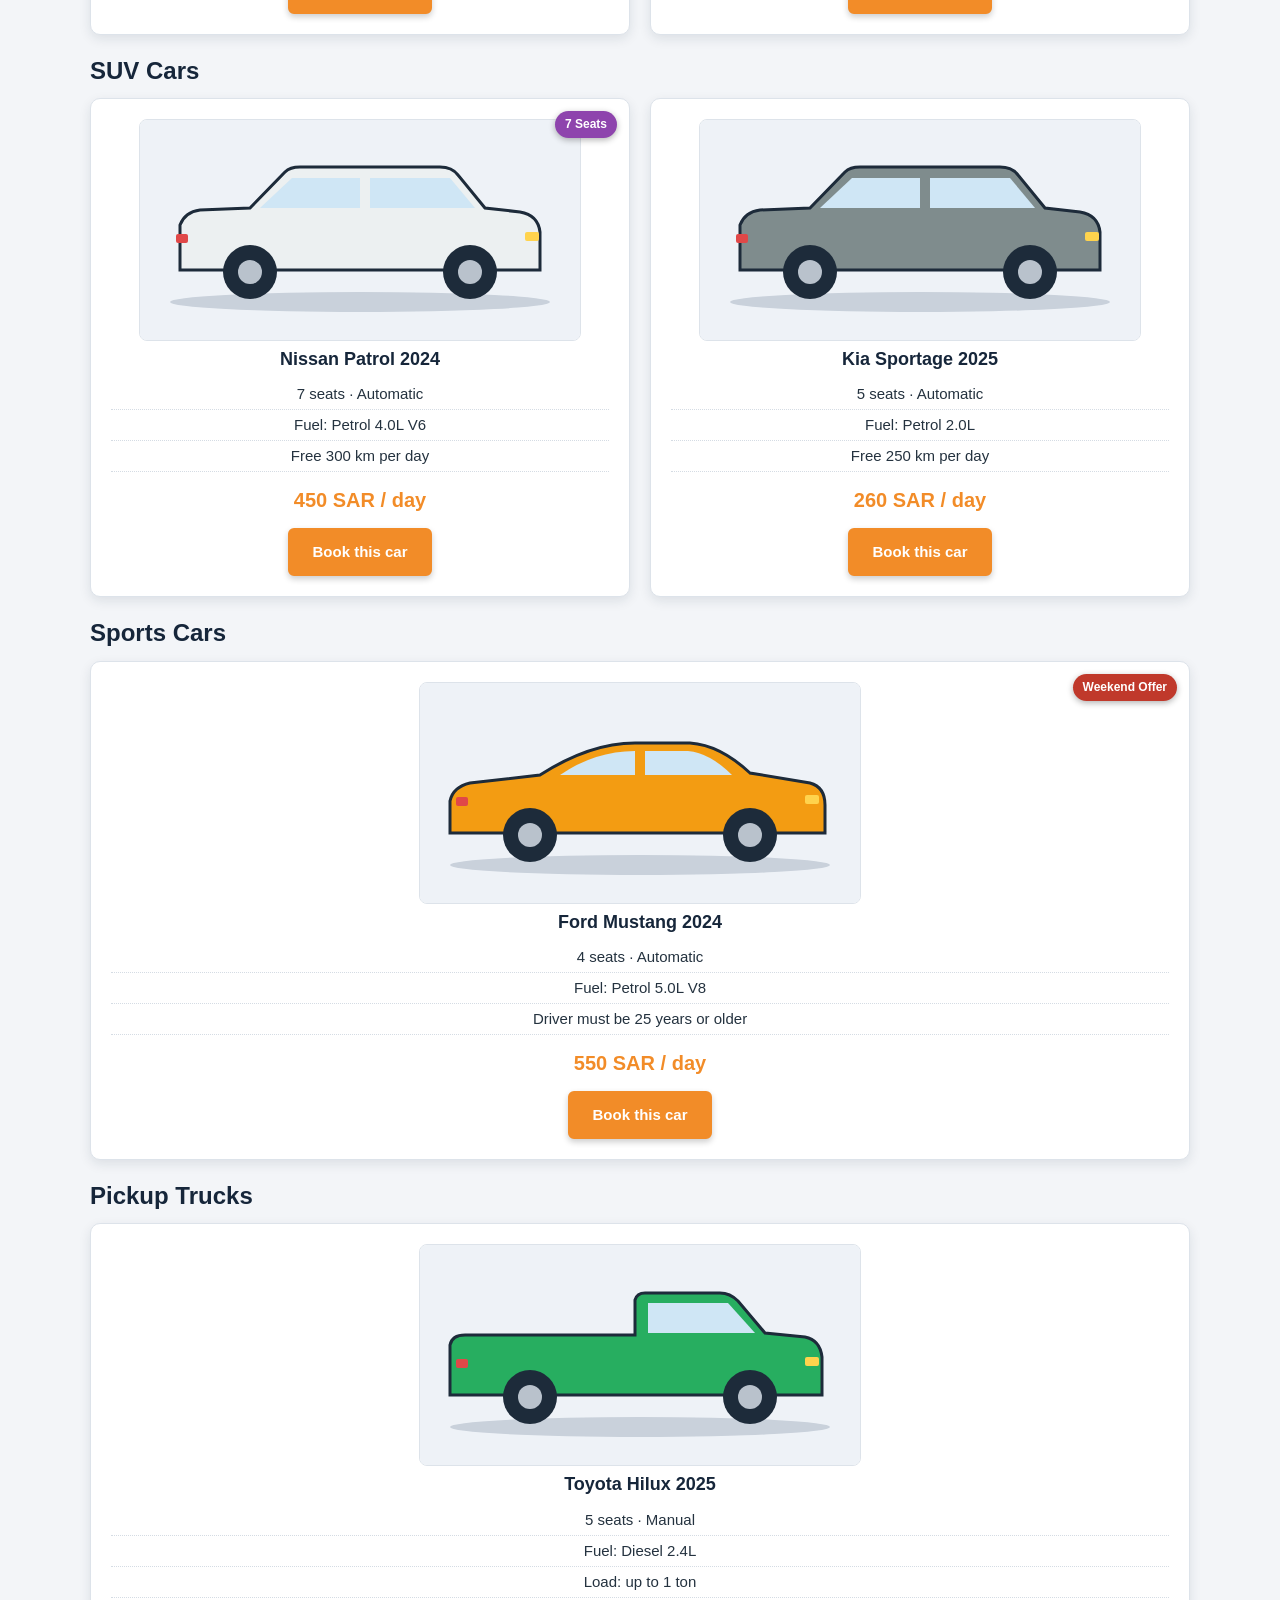
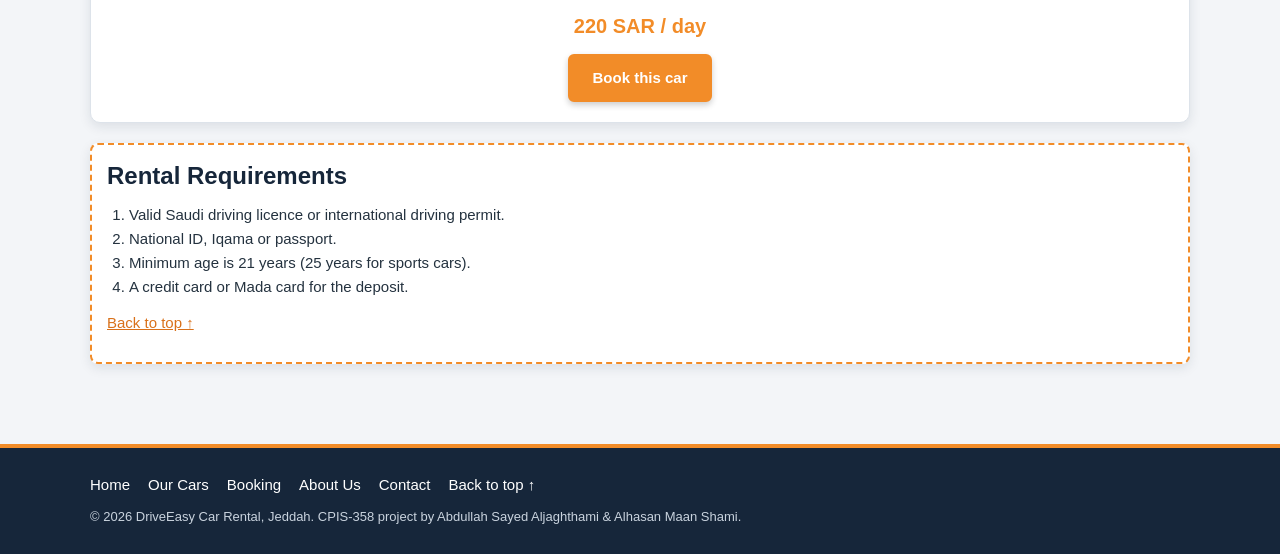
<file: cars.html>
<!DOCTYPE html>
<html lang="en">
<head>
    <meta charset="utf-8">
    <meta name="viewport" content="width=device-width, initial-scale=1">
    <meta name="description" content="DriveEasy - online car rental in Jeddah. Compare cars, check prices and book online.">
    <meta name="author" content="Abdullah Sayed Aljaghthami, Alhasan Maan Shami">
    <title>DriveEasy Car Rental | Our Cars</title>
    <link rel="icon" type="image/svg+xml" href="images/favicon.svg">
    <link rel="stylesheet" href="css/style.css">
    <!-- internal CSS (only for this page) -->
    <style>
        .category-section {
            scroll-margin-top: 100px;
        }
        .spec-list {
            list-style: none;
            margin: 0 0 12px 0;
        }
        .spec-list li {
            padding: 3px 0;
            border-bottom: 1px dotted #d5dce4;
        }
        .filter-bar {
            display: flex;
            flex-wrap: wrap;
            gap: 12px;
            align-items: flex-end;
        }
        .filter-bar .form-row {
            flex: 1 1 200px;
            margin-bottom: 0;
        }
        #resultCount {
            font-weight: bold;
            color: #16263a;
        }
    </style>
</head>
<body id="top">

<!-- ===== master layout: header and main menu (same on every page) ===== -->
<header class="site-header">
    <div class="container header-inner">
        <img src="images/logo.svg" alt="DriveEasy Car Rental logo" class="logo-img" width="260" height="70" usemap="#logoMap">
        <map name="logoMap">
            <area shape="circle" coords="35,35,24" href="about.html" alt="About DriveEasy" title="About us">
            <area shape="rect" coords="65,10,255,60" href="about.html" alt="About DriveEasy" title="About us">
        </map>

        <nav class="main-menu" aria-label="Main menu">
            <ul>
                <li><a href="index.html">Home</a></li>
                <li>
                    <a href="cars.html">Our Cars &#9662;</a>
                    <ul class="submenu">
                        <li><a href="cars.html#sedan">Sedan Cars</a></li>
                        <li><a href="cars.html#suv">SUV Cars</a></li>
                        <li><a href="cars.html#sport">Sports Cars</a></li>
                        <li><a href="cars.html#pickup">Pickup Trucks</a></li>
                    </ul>
                </li>
                <li><a href="booking.html">Booking</a></li>
                <li><a href="about.html">About Us</a></li>
                <li><a href="contact.html">Contact</a></li>
                <li><a href="login.html">Login</a></li>
                <li><a href="signup.html">Sign Up</a></li>
            </ul>
        </nav>
    </div>
</header>

<section class="page-title">
    <div class="container">
        <h1>Our Cars</h1>
        <p style="margin:0;">Choose from economy cars, family sedans, SUVs, sports cars and pickup trucks.</p>
    </div>
</section>

<main class="container page-section">

    <nav class="on-this-page" aria-label="On this page">
        <strong>Jump to:</strong>
        <ul>
            <li><a href="#all-cars">All Cars</a></li>
            <li><a href="#sedan">Sedans</a></li>
            <li><a href="#suv">SUVs</a></li>
            <li><a href="#sport">Sports</a></li>
            <li><a href="#pickup">Pickups</a></li>
            <li><a href="#requirements">Rental Requirements</a></li>
        </ul>
    </nav>

    <section id="all-cars">
        <h2>All Available Cars</h2>
        <div class="card filter-bar">
            <div class="form-row">
                <label for="searchBox">Search by name</label>
                <input type="text" id="searchBox" placeholder="e.g. Toyota">
            </div>
            <div class="form-row">
                <label for="categoryFilter">Category</label>
                <select id="categoryFilter">
                    <option value="all">All categories</option>
                    <option value="Sedan">Sedan</option>
                    <option value="SUV">SUV</option>
                    <option value="Sports">Sports</option>
                    <option value="Pickup">Pickup</option>
                </select>
            </div>
            <div class="form-row">
                <label for="maxPrice">Max price / day: <span id="maxPriceValue">600</span> SAR</label>
                <input type="range" id="maxPrice" min="100" max="600" step="10" value="600" style="width:100%;">
            </div>
            <div>
                <button type="button" class="btn btn-dark" id="sortPrice">Sort by price &#8593;</button>
            </div>
        </div>
        <p>Showing <span id="resultCount">6</span> car(s).</p>

        <table class="data-table" id="carsTable">
            <thead>
                <tr>
                    <th scope="col">Photo</th>
                    <th scope="col">Car</th>
                    <th scope="col">Category</th>
                    <th scope="col">Seats</th>
                    <th scope="col">Gear</th>
                    <th scope="col">Price / Day</th>
                </tr>
            </thead>
            <tbody>
                <tr data-category="Sedan" data-price="180">
                    <td><img src="images/toyota-camry.svg" alt="Toyota Camry"></td>
                    <td>Toyota Camry 2025</td>
                    <td>Sedan</td>
                    <td>5</td>
                    <td>Automatic</td>
                    <td>180 SAR</td>
                </tr>
                <tr data-category="Sedan" data-price="120">
                    <td><img src="images/hyundai-accent.svg" alt="Hyundai Accent"></td>
                    <td>Hyundai Accent 2025</td>
                    <td>Sedan</td>
                    <td>5</td>
                    <td>Automatic</td>
                    <td>120 SAR</td>
                </tr>
                <tr data-category="SUV" data-price="450">
                    <td><img src="images/nissan-patrol.svg" alt="Nissan Patrol"></td>
                    <td>Nissan Patrol 2024</td>
                    <td>SUV</td>
                    <td>7</td>
                    <td>Automatic</td>
                    <td>450 SAR</td>
                </tr>
                <tr data-category="SUV" data-price="260">
                    <td><img src="images/kia-sportage.svg" alt="Kia Sportage"></td>
                    <td>Kia Sportage 2025</td>
                    <td>SUV</td>
                    <td>5</td>
                    <td>Automatic</td>
                    <td>260 SAR</td>
                </tr>
                <tr data-category="Sports" data-price="550">
                    <td><img src="images/ford-mustang.svg" alt="Ford Mustang"></td>
                    <td>Ford Mustang 2024</td>
                    <td>Sports</td>
                    <td>4</td>
                    <td>Automatic</td>
                    <td>550 SAR</td>
                </tr>
                <tr data-category="Pickup" data-price="220">
                    <td><img src="images/toyota-hilux.svg" alt="Toyota Hilux"></td>
                    <td>Toyota Hilux 2025</td>
                    <td>Pickup</td>
                    <td>5</td>
                    <td>Manual</td>
                    <td>220 SAR</td>
                </tr>
            </tbody>
        </table>
    </section>

    <section id="sedan" class="category-section">
        <h2>Sedan Cars</h2>
        <div class="grid">
            <div class="card car-card">
                <span class="badge">Most Popular</span>
                <img src="images/toyota-camry.svg" alt="Toyota Camry 2025">
                <h3>Toyota Camry 2025</h3>
                <ul class="spec-list">
                    <li>5 seats &middot; Automatic</li>
                    <li>Fuel: Petrol 2.5L</li>
                    <li>Free 250 km per day</li>
                </ul>
                <p class="price">180 SAR / day</p>
                <a href="booking.html?car=Toyota%20Camry" class="btn">Book this car</a>
            </div>
            <div class="card car-card">
                <span class="badge" style="background-color:#27ae60;">Best Price</span>
                <img src="images/hyundai-accent.svg" alt="Hyundai Accent 2025">
                <h3>Hyundai Accent 2025</h3>
                <ul class="spec-list">
                    <li>5 seats &middot; Automatic</li>
                    <li>Fuel: Petrol 1.6L</li>
                    <li>Free 250 km per day</li>
                </ul>
                <p class="price">120 SAR / day</p>
                <a href="booking.html?car=Hyundai%20Accent" class="btn">Book this car</a>
            </div>
        </div>
    </section>

    <section id="suv" class="category-section">
        <h2>SUV Cars</h2>
        <div class="grid">
            <div class="card car-card">
                <span class="badge" style="background-color:#8e44ad;">7 Seats</span>
                <img src="images/nissan-patrol.svg" alt="Nissan Patrol 2024">
                <h3>Nissan Patrol 2024</h3>
                <ul class="spec-list">
                    <li>7 seats &middot; Automatic</li>
                    <li>Fuel: Petrol 4.0L V6</li>
                    <li>Free 300 km per day</li>
                </ul>
                <p class="price">450 SAR / day</p>
                <a href="booking.html?car=Nissan%20Patrol" class="btn">Book this car</a>
            </div>
            <div class="card car-card">
                <img src="images/kia-sportage.svg" alt="Kia Sportage 2025">
                <h3>Kia Sportage 2025</h3>
                <ul class="spec-list">
                    <li>5 seats &middot; Automatic</li>
                    <li>Fuel: Petrol 2.0L</li>
                    <li>Free 250 km per day</li>
                </ul>
                <p class="price">260 SAR / day</p>
                <a href="booking.html?car=Kia%20Sportage" class="btn">Book this car</a>
            </div>
        </div>
    </section>

    <section id="sport" class="category-section">
        <h2>Sports Cars</h2>
        <div class="grid">
            <div class="card car-card">
                <span class="badge" style="background-color:#c0392b;">Weekend Offer</span>
                <img src="images/ford-mustang.svg" alt="Ford Mustang 2024">
                <h3>Ford Mustang 2024</h3>
                <ul class="spec-list">
                    <li>4 seats &middot; Automatic</li>
                    <li>Fuel: Petrol 5.0L V8</li>
                    <li>Driver must be 25 years or older</li>
                </ul>
                <p class="price">550 SAR / day</p>
                <a href="booking.html?car=Ford%20Mustang" class="btn">Book this car</a>
            </div>
        </div>
    </section>

    <section id="pickup" class="category-section">
        <h2>Pickup Trucks</h2>
        <div class="grid">
            <div class="card car-card">
                <img src="images/toyota-hilux.svg" alt="Toyota Hilux 2025">
                <h3>Toyota Hilux 2025</h3>
                <ul class="spec-list">
                    <li>5 seats &middot; Manual</li>
                    <li>Fuel: Diesel 2.4L</li>
                    <li>Load: up to 1 ton</li>
                </ul>
                <p class="price">220 SAR / day</p>
                <a href="booking.html?car=Toyota%20Hilux" class="btn">Book this car</a>
            </div>
        </div>
    </section>

    <section id="requirements" class="card dashed-border category-section">
        <h2>Rental Requirements</h2>
        <ol>
            <li>Valid Saudi driving licence or international driving permit.</li>
            <li>National ID, Iqama or passport.</li>
            <li>Minimum age is 21 years (25 years for sports cars).</li>
            <li>A credit card or Mada card for the deposit.</li>
        </ol>
        <p><a href="#top">Back to top &#8593;</a></p>
    </section>
</main>

<!-- ===== master layout: footer ===== -->
<footer class="site-footer">
    <div class="container">
        <ul class="footer-links">
            <li><a href="index.html">Home</a></li>
            <li><a href="cars.html">Our Cars</a></li>
            <li><a href="booking.html">Booking</a></li>
            <li><a href="about.html">About Us</a></li>
            <li><a href="contact.html">Contact</a></li>
            <li><a href="#top">Back to top &#8593;</a></li>
        </ul>
        <p class="small-text" style="color:#c9d3de;">
            &copy; <span id="year">2026</span> DriveEasy Car Rental, Jeddah. CPIS-358 project by
            Abdullah Sayed Aljaghthami &amp; Alhasan Maan Shami.
        </p>
    </div>
</footer>

<script src="js/script.js"></script>
</body>
</html>
</file>
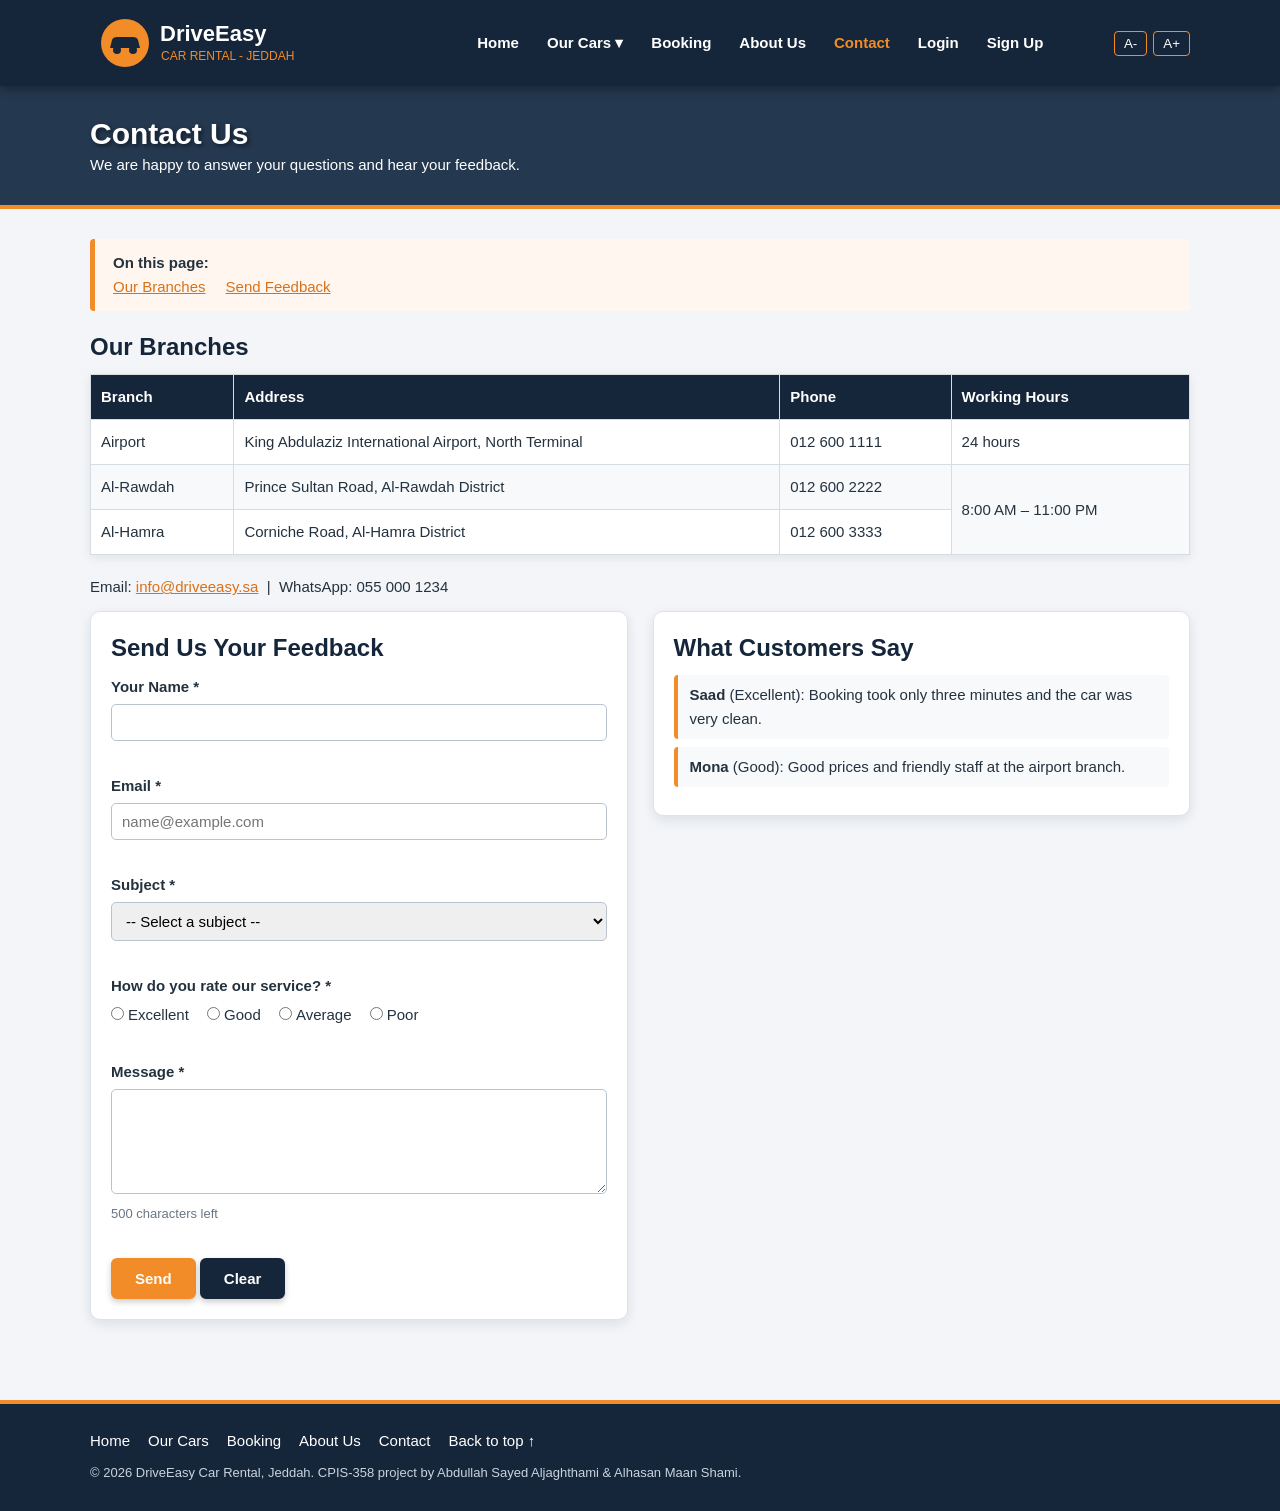
<file: contact.html>
<!DOCTYPE html>
<html lang="en">
<head>
    <meta charset="utf-8">
    <meta name="viewport" content="width=device-width, initial-scale=1">
    <meta name="description" content="DriveEasy - online car rental in Jeddah. Compare cars, check prices and book online.">
    <meta name="author" content="Abdullah Sayed Aljaghthami, Alhasan Maan Shami">
    <title>DriveEasy Car Rental | Contact Us</title>
    <link rel="icon" type="image/svg+xml" href="images/favicon.svg">
    <link rel="stylesheet" href="css/style.css">
    <!-- internal CSS (only for this page) -->
    <style>
        .contact-layout {
            display: flex;
            flex-wrap: wrap;
            gap: 25px;
            align-items: flex-start;
        }
        .contact-layout > section {
            flex: 1 1 400px;
        }
        #charCounter {
            font-size: 13px;
            color: #6b7785;
        }
        #feedbackList {
            list-style: none;
            margin: 0;
        }
        #feedbackList li {
            background-color: #f7f9fb;
            border-left: 4px solid #f28c28;
            padding: 8px 12px;
            margin-bottom: 8px;
            border-radius: 4px;
        }
    </style>
</head>
<body id="top">

<!-- ===== master layout: header and main menu (same on every page) ===== -->
<header class="site-header">
    <div class="container header-inner">
        <img src="images/logo.svg" alt="DriveEasy Car Rental logo" class="logo-img" width="260" height="70" usemap="#logoMap">
        <map name="logoMap">
            <area shape="circle" coords="35,35,24" href="about.html" alt="About DriveEasy" title="About us">
            <area shape="rect" coords="65,10,255,60" href="about.html" alt="About DriveEasy" title="About us">
        </map>

        <nav class="main-menu" aria-label="Main menu">
            <ul>
                <li><a href="index.html">Home</a></li>
                <li>
                    <a href="cars.html">Our Cars &#9662;</a>
                    <ul class="submenu">
                        <li><a href="cars.html#sedan">Sedan Cars</a></li>
                        <li><a href="cars.html#suv">SUV Cars</a></li>
                        <li><a href="cars.html#sport">Sports Cars</a></li>
                        <li><a href="cars.html#pickup">Pickup Trucks</a></li>
                    </ul>
                </li>
                <li><a href="booking.html">Booking</a></li>
                <li><a href="about.html">About Us</a></li>
                <li><a href="contact.html">Contact</a></li>
                <li><a href="login.html">Login</a></li>
                <li><a href="signup.html">Sign Up</a></li>
            </ul>
        </nav>
    </div>
</header>

<section class="page-title">
    <div class="container">
        <h1>Contact Us</h1>
        <p style="margin:0;">We are happy to answer your questions and hear your feedback.</p>
    </div>
</section>

<main class="container page-section">

    <nav class="on-this-page" aria-label="On this page">
        <strong>On this page:</strong>
        <ul>
            <li><a href="#branches">Our Branches</a></li>
            <li><a href="#feedback">Send Feedback</a></li>
        </ul>
    </nav>

    <section id="branches">
        <h2>Our Branches</h2>
        <table class="data-table">
            <thead>
                <tr>
                    <th scope="col">Branch</th>
                    <th scope="col">Address</th>
                    <th scope="col">Phone</th>
                    <th scope="col">Working Hours</th>
                </tr>
            </thead>
            <tbody>
                <tr>
                    <td>Airport</td>
                    <td>King Abdulaziz International Airport, North Terminal</td>
                    <td>012 600 1111</td>
                    <td>24 hours</td>
                </tr>
                <tr>
                    <td>Al-Rawdah</td>
                    <td>Prince Sultan Road, Al-Rawdah District</td>
                    <td>012 600 2222</td>
                    <td rowspan="2">8:00 AM &ndash; 11:00 PM</td>
                </tr>
                <tr>
                    <td>Al-Hamra</td>
                    <td>Corniche Road, Al-Hamra District</td>
                    <td>012 600 3333</td>
                </tr>
            </tbody>
        </table>
        <p>Email: <a href="mailto:info@driveeasy.sa">info@driveeasy.sa</a> &nbsp;|&nbsp; WhatsApp: 055 000 1234</p>
    </section>

    <div class="contact-layout">
        <section id="feedback" class="card">
            <h2>Send Us Your Feedback</h2>
            <div id="feedbackMessage"></div>
            <form id="feedbackForm" action="#" method="post" novalidate>
                <div class="form-row">
                    <label for="fbName">Your Name *</label>
                    <input type="text" id="fbName" name="fbName" required>
                    <span class="error-msg" id="fbNameError"></span>
                </div>
                <div class="form-row">
                    <label for="fbEmail">Email *</label>
                    <input type="email" id="fbEmail" name="fbEmail" placeholder="name@example.com" required>
                    <span class="error-msg" id="fbEmailError"></span>
                </div>
                <div class="form-row">
                    <label for="fbSubject">Subject *</label>
                    <select id="fbSubject" name="fbSubject" required>
                        <option value="">-- Select a subject --</option>
                        <option value="Booking">Question about a booking</option>
                        <option value="Suggestion">Suggestion</option>
                        <option value="Complaint">Complaint</option>
                        <option value="Other">Other</option>
                    </select>
                    <span class="error-msg" id="fbSubjectError"></span>
                </div>
                <div class="form-row">
                    <label>How do you rate our service? *</label>
                    <input type="radio" id="rate5" name="rating" value="5"><label for="rate5" class="inline-label">Excellent</label>
                    <input type="radio" id="rate4" name="rating" value="4"><label for="rate4" class="inline-label">Good</label>
                    <input type="radio" id="rate3" name="rating" value="3"><label for="rate3" class="inline-label">Average</label>
                    <input type="radio" id="rate2" name="rating" value="2"><label for="rate2" class="inline-label">Poor</label>
                    <span class="error-msg" id="ratingError"></span>
                </div>
                <div class="form-row">
                    <label for="fbMessage">Message *</label>
                    <textarea id="fbMessage" name="fbMessage" rows="5" maxlength="500" required></textarea>
                    <span id="charCounter">500 characters left</span>
                    <span class="error-msg" id="fbMessageError"></span>
                </div>
                <button type="submit" class="btn">Send</button>
                <button type="reset" class="btn btn-dark">Clear</button>
            </form>
        </section>

        <section class="card">
            <h2>What Customers Say</h2>
            <ul id="feedbackList">
                <li><strong>Saad</strong> (Excellent): Booking took only three minutes and the car was very clean.</li>
                <li><strong>Mona</strong> (Good): Good prices and friendly staff at the airport branch.</li>
            </ul>
        </section>
    </div>
</main>

<!-- ===== master layout: footer ===== -->
<footer class="site-footer">
    <div class="container">
        <ul class="footer-links">
            <li><a href="index.html">Home</a></li>
            <li><a href="cars.html">Our Cars</a></li>
            <li><a href="booking.html">Booking</a></li>
            <li><a href="about.html">About Us</a></li>
            <li><a href="contact.html">Contact</a></li>
            <li><a href="#top">Back to top &#8593;</a></li>
        </ul>
        <p class="small-text" style="color:#c9d3de;">
            &copy; <span id="year">2026</span> DriveEasy Car Rental, Jeddah. CPIS-358 project by
            Abdullah Sayed Aljaghthami &amp; Alhasan Maan Shami.
        </p>
    </div>
</footer>

<script src="js/script.js"></script>
</body>
</html>
</file>
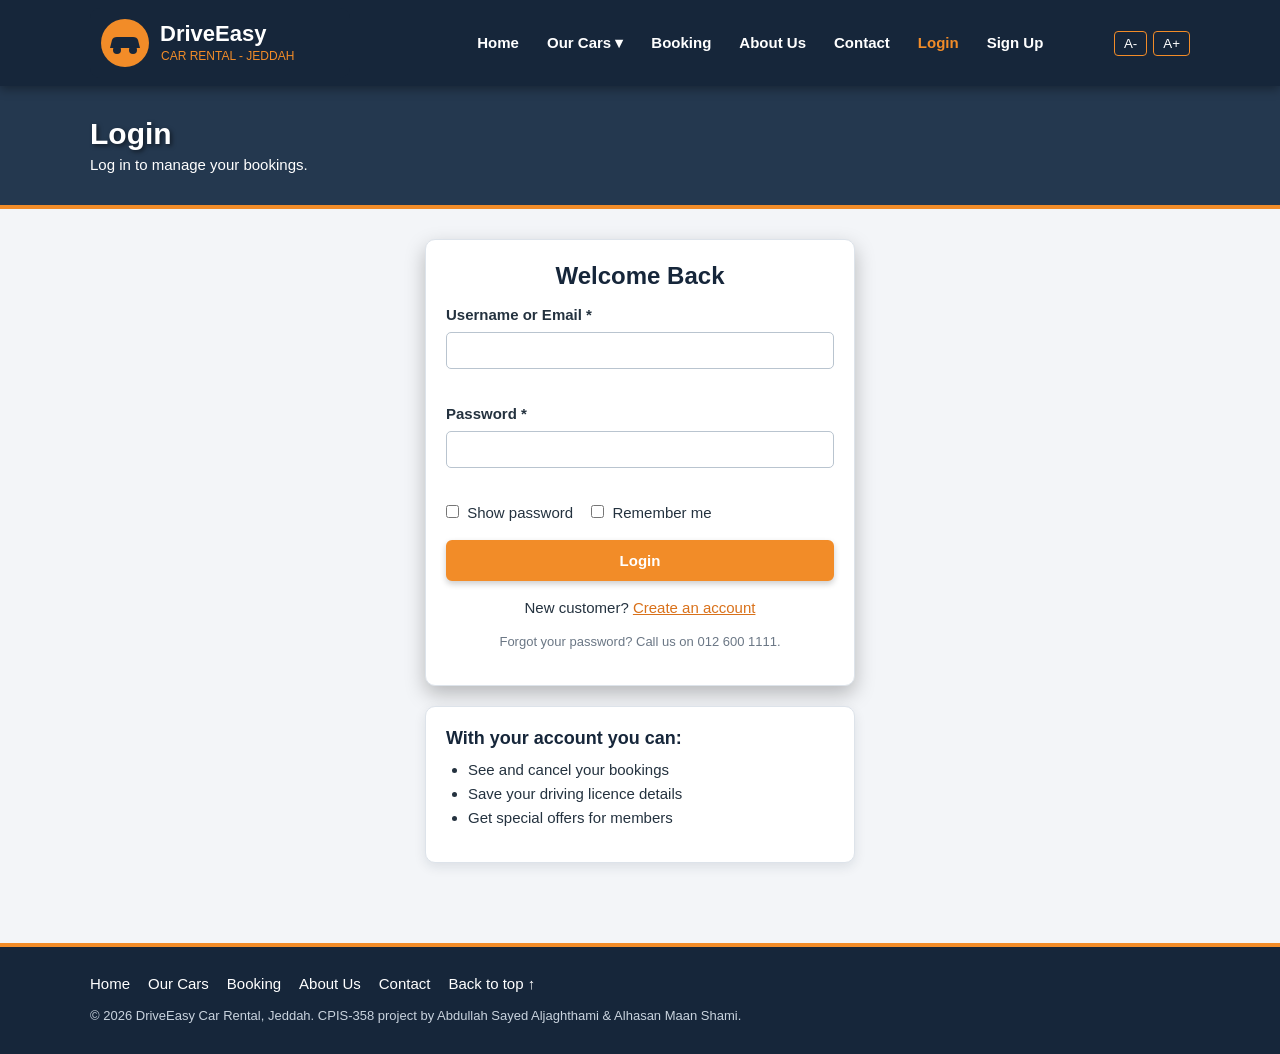
<file: login.html>
<!DOCTYPE html>
<html lang="en">
<head>
    <meta charset="utf-8">
    <meta name="viewport" content="width=device-width, initial-scale=1">
    <meta name="description" content="DriveEasy - online car rental in Jeddah. Compare cars, check prices and book online.">
    <meta name="author" content="Abdullah Sayed Aljaghthami, Alhasan Maan Shami">
    <title>DriveEasy Car Rental | Login</title>
    <link rel="icon" type="image/svg+xml" href="images/favicon.svg">
    <link rel="stylesheet" href="css/style.css">
    <!-- internal CSS (only for this page) -->
    <style>
        .auth-box {
            max-width: 430px;
            margin: 0 auto;
        }
        .auth-box h2 {
            text-align: center;
        }
        .auth-links {
            text-align: center;
            margin-top: 15px;
        }
    </style>
</head>
<body id="top">

<!-- ===== master layout: header and main menu (same on every page) ===== -->
<header class="site-header">
    <div class="container header-inner">
        <img src="images/logo.svg" alt="DriveEasy Car Rental logo" class="logo-img" width="260" height="70" usemap="#logoMap">
        <map name="logoMap">
            <area shape="circle" coords="35,35,24" href="about.html" alt="About DriveEasy" title="About us">
            <area shape="rect" coords="65,10,255,60" href="about.html" alt="About DriveEasy" title="About us">
        </map>

        <nav class="main-menu" aria-label="Main menu">
            <ul>
                <li><a href="index.html">Home</a></li>
                <li>
                    <a href="cars.html">Our Cars &#9662;</a>
                    <ul class="submenu">
                        <li><a href="cars.html#sedan">Sedan Cars</a></li>
                        <li><a href="cars.html#suv">SUV Cars</a></li>
                        <li><a href="cars.html#sport">Sports Cars</a></li>
                        <li><a href="cars.html#pickup">Pickup Trucks</a></li>
                    </ul>
                </li>
                <li><a href="booking.html">Booking</a></li>
                <li><a href="about.html">About Us</a></li>
                <li><a href="contact.html">Contact</a></li>
                <li><a href="login.html">Login</a></li>
                <li><a href="signup.html">Sign Up</a></li>
            </ul>
        </nav>
    </div>
</header>

<section class="page-title">
    <div class="container">
        <h1>Login</h1>
        <p style="margin:0;">Log in to manage your bookings.</p>
    </div>
</section>

<main class="container page-section">
    <section class="card auth-box shadow-box">
        <h2>Welcome Back</h2>
        <div id="loginMessage"></div>
        <form id="loginForm" action="#" method="post" novalidate>
            <div class="form-row">
                <label for="loginUser">Username or Email *</label>
                <input type="text" id="loginUser" name="loginUser" autocomplete="username" required>
                <span class="error-msg" id="loginUserError"></span>
            </div>
            <div class="form-row">
                <label for="loginPassword">Password *</label>
                <input type="password" id="loginPassword" name="loginPassword" autocomplete="current-password" required>
                <span class="error-msg" id="loginPasswordError"></span>
            </div>
            <div class="form-row">
                <input type="checkbox" id="showPassword">
                <label for="showPassword" class="inline-label">Show password</label>
                <input type="checkbox" id="rememberMe" name="rememberMe">
                <label for="rememberMe" class="inline-label">Remember me</label>
            </div>
            <button type="submit" class="btn" style="width:100%;">Login</button>
        </form>
        <div class="auth-links">
            <p>New customer? <a href="signup.html">Create an account</a></p>
            <p class="small-text">Forgot your password? Call us on 012 600 1111.</p>
        </div>
    </section>

    <section class="card mt" style="max-width:430px; margin-left:auto; margin-right:auto;">
        <h3>With your account you can:</h3>
        <ul>
            <li>See and cancel your bookings</li>
            <li>Save your driving licence details</li>
            <li>Get special offers for members</li>
        </ul>
    </section>
</main>

<!-- ===== master layout: footer ===== -->
<footer class="site-footer">
    <div class="container">
        <ul class="footer-links">
            <li><a href="index.html">Home</a></li>
            <li><a href="cars.html">Our Cars</a></li>
            <li><a href="booking.html">Booking</a></li>
            <li><a href="about.html">About Us</a></li>
            <li><a href="contact.html">Contact</a></li>
            <li><a href="#top">Back to top &#8593;</a></li>
        </ul>
        <p class="small-text" style="color:#c9d3de;">
            &copy; <span id="year">2026</span> DriveEasy Car Rental, Jeddah. CPIS-358 project by
            Abdullah Sayed Aljaghthami &amp; Alhasan Maan Shami.
        </p>
    </div>
</footer>

<script src="js/script.js"></script>
</body>
</html>
</file>
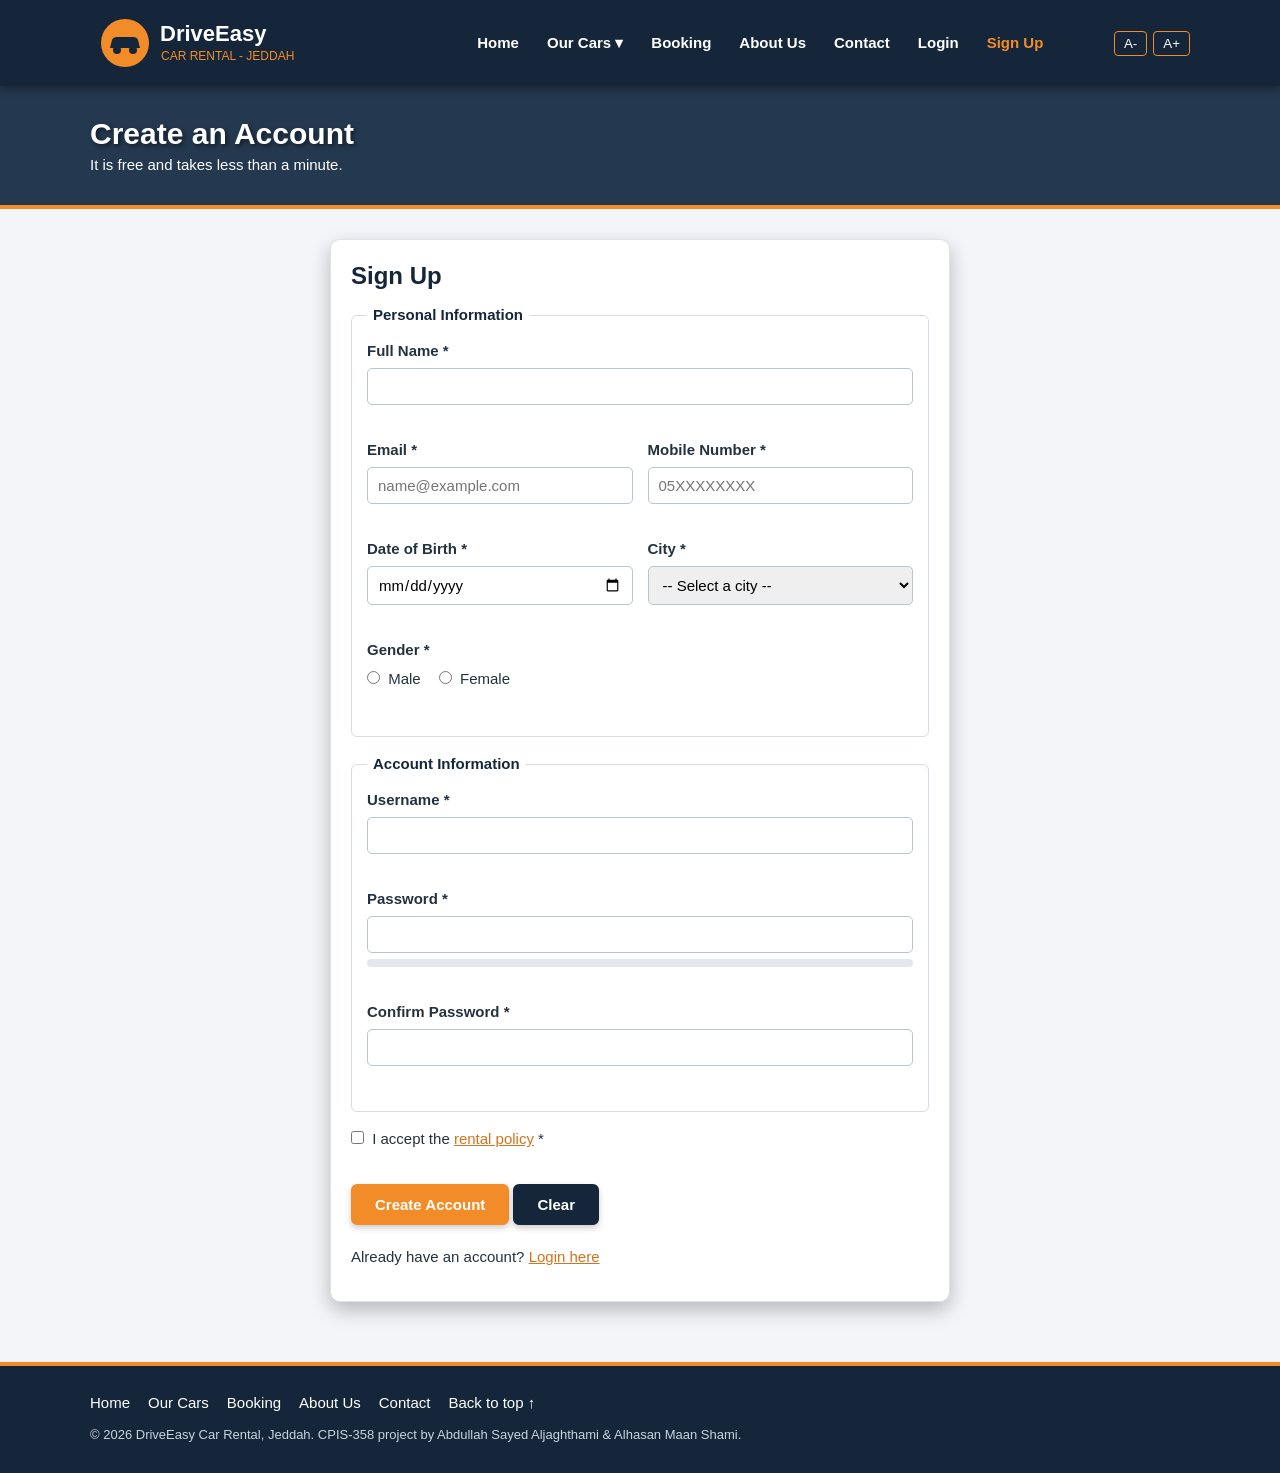
<file: signup.html>
<!DOCTYPE html>
<html lang="en">
<head>
    <meta charset="utf-8">
    <meta name="viewport" content="width=device-width, initial-scale=1">
    <meta name="description" content="DriveEasy - online car rental in Jeddah. Compare cars, check prices and book online.">
    <meta name="author" content="Abdullah Sayed Aljaghthami, Alhasan Maan Shami">
    <title>DriveEasy Car Rental | Sign Up</title>
    <link rel="icon" type="image/svg+xml" href="images/favicon.svg">
    <link rel="stylesheet" href="css/style.css">
    <!-- internal CSS (only for this page) -->
    <style>
        .strength-track {
            height: 8px;
            background-color: #e3e8ee;
            border-radius: 4px;
            margin-top: 6px;
            overflow: hidden;
        }
        #strengthBar {
            height: 100%;
            width: 0;
            background-color: #c0392b;
        }
        #strengthText {
            font-size: 13px;
        }
    </style>
</head>
<body id="top">

<!-- ===== master layout: header and main menu (same on every page) ===== -->
<header class="site-header">
    <div class="container header-inner">
        <img src="images/logo.svg" alt="DriveEasy Car Rental logo" class="logo-img" width="260" height="70" usemap="#logoMap">
        <map name="logoMap">
            <area shape="circle" coords="35,35,24" href="about.html" alt="About DriveEasy" title="About us">
            <area shape="rect" coords="65,10,255,60" href="about.html" alt="About DriveEasy" title="About us">
        </map>

        <nav class="main-menu" aria-label="Main menu">
            <ul>
                <li><a href="index.html">Home</a></li>
                <li>
                    <a href="cars.html">Our Cars &#9662;</a>
                    <ul class="submenu">
                        <li><a href="cars.html#sedan">Sedan Cars</a></li>
                        <li><a href="cars.html#suv">SUV Cars</a></li>
                        <li><a href="cars.html#sport">Sports Cars</a></li>
                        <li><a href="cars.html#pickup">Pickup Trucks</a></li>
                    </ul>
                </li>
                <li><a href="booking.html">Booking</a></li>
                <li><a href="about.html">About Us</a></li>
                <li><a href="contact.html">Contact</a></li>
                <li><a href="login.html">Login</a></li>
                <li><a href="signup.html">Sign Up</a></li>
            </ul>
        </nav>
    </div>
</header>

<section class="page-title">
    <div class="container">
        <h1>Create an Account</h1>
        <p style="margin:0;">It is free and takes less than a minute.</p>
    </div>
</section>

<main class="container page-section">
    <section class="card form-box shadow-box">
        <h2>Sign Up</h2>
        <div id="signupMessage"></div>
        <form id="signupForm" action="#" method="post" novalidate>
            <fieldset>
                <legend>Personal Information</legend>
                <div class="form-row">
                    <label for="suName">Full Name *</label>
                    <input type="text" id="suName" name="suName" required>
                    <span class="error-msg" id="suNameError"></span>
                </div>
                <div class="two-cols">
                    <div class="form-row">
                        <label for="suEmail">Email *</label>
                        <input type="email" id="suEmail" name="suEmail" placeholder="name@example.com" required>
                        <span class="error-msg" id="suEmailError"></span>
                    </div>
                    <div class="form-row">
                        <label for="suPhone">Mobile Number *</label>
                        <input type="tel" id="suPhone" name="suPhone" placeholder="05XXXXXXXX" maxlength="10" required>
                        <span class="error-msg" id="suPhoneError"></span>
                    </div>
                </div>
                <div class="two-cols">
                    <div class="form-row">
                        <label for="suBirth">Date of Birth *</label>
                        <input type="date" id="suBirth" name="suBirth" required>
                        <span class="error-msg" id="suBirthError"></span>
                    </div>
                    <div class="form-row">
                        <label for="suCity">City *</label>
                        <select id="suCity" name="suCity" required>
                            <option value="">-- Select a city --</option>
                            <option value="Jeddah">Jeddah</option>
                            <option value="Makkah">Makkah</option>
                            <option value="Madinah">Madinah</option>
                            <option value="Riyadh">Riyadh</option>
                            <option value="Other">Other</option>
                        </select>
                        <span class="error-msg" id="suCityError"></span>
                    </div>
                </div>
                <div class="form-row">
                    <label>Gender *</label>
                    <input type="radio" id="genderMale" name="gender" value="Male">
                    <label for="genderMale" class="inline-label">Male</label>
                    <input type="radio" id="genderFemale" name="gender" value="Female">
                    <label for="genderFemale" class="inline-label">Female</label>
                    <span class="error-msg" id="genderError"></span>
                </div>
            </fieldset>

            <fieldset>
                <legend>Account Information</legend>
                <div class="form-row">
                    <label for="suUser">Username *</label>
                    <input type="text" id="suUser" name="suUser" autocomplete="username" required>
                    <span class="error-msg" id="suUserError"></span>
                </div>
                <div class="form-row">
                    <label for="suPassword">Password *</label>
                    <input type="password" id="suPassword" name="suPassword" autocomplete="new-password" required>
                    <div class="strength-track"><div id="strengthBar"></div></div>
                    <span id="strengthText"></span>
                    <span class="error-msg" id="suPasswordError"></span>
                </div>
                <div class="form-row">
                    <label for="suConfirm">Confirm Password *</label>
                    <input type="password" id="suConfirm" name="suConfirm" autocomplete="new-password" required>
                    <span class="error-msg" id="suConfirmError"></span>
                </div>
            </fieldset>

            <div class="form-row">
                <input type="checkbox" id="suTerms" name="suTerms" required>
                <label for="suTerms" class="inline-label">I accept the <a href="about.html#policy">rental policy</a> *</label>
                <span class="error-msg" id="suTermsError"></span>
            </div>

            <button type="submit" class="btn">Create Account</button>
            <button type="reset" class="btn btn-dark">Clear</button>
            <p class="mt">Already have an account? <a href="login.html">Login here</a></p>
        </form>
    </section>
</main>

<!-- ===== master layout: footer ===== -->
<footer class="site-footer">
    <div class="container">
        <ul class="footer-links">
            <li><a href="index.html">Home</a></li>
            <li><a href="cars.html">Our Cars</a></li>
            <li><a href="booking.html">Booking</a></li>
            <li><a href="about.html">About Us</a></li>
            <li><a href="contact.html">Contact</a></li>
            <li><a href="#top">Back to top &#8593;</a></li>
        </ul>
        <p class="small-text" style="color:#c9d3de;">
            &copy; <span id="year">2026</span> DriveEasy Car Rental, Jeddah. CPIS-358 project by
            Abdullah Sayed Aljaghthami &amp; Alhasan Maan Shami.
        </p>
    </div>
</footer>

<script src="js/script.js"></script>
</body>
</html>
</file>
<file: css/style.css>
/* =========================================================
   DriveEasy Car Rental - main external style sheet
   CPIS-358 project
   ========================================================= */

/* ---------- anonymous (universal) and element selectors ---------- */
* {
    margin: 0;
    padding: 0;
    box-sizing: border-box;
}

html {
    scroll-padding-top: 95px;     /* internal links are not hidden under the sticky header */
    scroll-behavior: smooth;
}

body {
    font-family: Tahoma, Verdana, Arial, sans-serif;
    font-size: 15px;
    line-height: 1.6;
    color: #24323f;
    background-color: #f3f5f8;
}

h1, h2, h3 {
    color: #16263a;
    line-height: 1.3;
}

h1 { font-size: 30px; }
h2 { font-size: 24px; margin-bottom: 12px; }
h3 { font-size: 18px; margin-bottom: 8px; }

p { margin-bottom: 12px; }

a { color: #d9711a; }
a:hover { color: #16263a; }

ul, ol { margin: 0 0 12px 22px; }

img { max-width: 100%; }

/* ---------- general classes (re-used on every page) ---------- */
.container {
    width: 92%;
    max-width: 1100px;
    margin: 0 auto;
}

.text-center { text-align: center; }
.highlight { color: #f28c28; font-weight: bold; }
.small-text { font-size: 13px; color: #6b7785; }
.mt { margin-top: 20px; }

.btn {
    display: inline-block;
    padding: 10px 22px;
    border: 2px solid #f28c28;
    border-radius: 6px;
    background-color: #f28c28;
    color: #ffffff;
    font-family: inherit;
    font-size: 15px;
    font-weight: bold;
    text-decoration: none;
    cursor: pointer;
    box-shadow: 0 3px 6px rgba(0, 0, 0, 0.2);
}

.btn:hover {
    background-color: #ffffff;
    color: #f28c28;
}

.btn-dark {
    background-color: #16263a;
    border-color: #16263a;
}

.btn-dark:hover {
    background-color: #ffffff;
    color: #16263a;
}

.card {
    background-color: #ffffff;
    border: 1px solid #dde3ea;
    border-radius: 10px;
    padding: 20px;
    margin-bottom: 20px;
    box-shadow: 0 4px 12px rgba(22, 38, 58, 0.1);
}

.shadow-box {
    box-shadow: 0 8px 20px rgba(0, 0, 0, 0.25);
}

.dashed-border {
    border: 2px dashed #f28c28;
    border-radius: 8px;
    padding: 15px;
}

.page-section {
    padding: 30px 0;
}

.grid {
    display: flex;
    flex-wrap: wrap;
    gap: 20px;
}

.grid > .card {
    flex: 1 1 300px;
}

/* ---------- master page: header + menu ---------- */
.site-header {
    position: sticky;
    top: 0;
    z-index: 100;                 /* header always stays above page content */
    background-color: #16263a;
    box-shadow: 0 3px 10px rgba(0, 0, 0, 0.35);
}

.header-inner {
    display: flex;
    align-items: center;
    justify-content: space-between;
    flex-wrap: wrap;
    padding: 8px 0;
}

.logo-img {
    display: block;
    border: 0;
}

.main-menu ul {
    list-style: none;
    margin: 0;
    display: flex;
    flex-wrap: wrap;
}

.main-menu li {
    position: relative;
}

.main-menu a {
    display: block;
    padding: 12px 14px;
    color: #ffffff;
    text-decoration: none;
    font-weight: bold;
}

.main-menu a:hover,
.main-menu a.active {
    color: #f28c28;
}

/* drop-down sub menu */
.main-menu .submenu {
    display: none;
    position: absolute;
    top: 100%;
    left: 0;
    min-width: 170px;
    background-color: #ffffff;
    border-top: 3px solid #f28c28;
    border-radius: 0 0 6px 6px;
    box-shadow: 0 6px 14px rgba(0, 0, 0, 0.25);
    z-index: 200;                 /* sub menu appears over the header and the page */
    flex-direction: column;
}

.main-menu .submenu a {
    color: #16263a;
    font-weight: normal;
    padding: 9px 14px;
    border-bottom: 1px solid #eef1f4;
}

.main-menu .submenu a:hover {
    background-color: #fdf0e3;
}

.main-menu li:hover > .submenu {
    display: flex;
}

/* ---------- page banner (layering with z-index) ---------- */
.banner {
    position: relative;
    height: 340px;
    overflow: hidden;
}

.banner-img {
    position: absolute;
    top: 0;
    left: 0;
    width: 100%;
    height: 100%;
    object-fit: cover;
    z-index: 1;                   /* bottom layer: the picture */
}

.banner-overlay {
    position: absolute;
    top: 0;
    left: 0;
    width: 100%;
    height: 100%;
    background-color: rgba(10, 20, 35, 0.45);
    z-index: 2;                   /* middle layer: dark overlay */
}

.banner-text {
    position: relative;
    z-index: 3;                   /* top layer: the text */
    padding-top: 70px;
    color: #ffffff;
}

.banner-text h1 {
    color: #ffffff;
    font-size: 38px;
    text-shadow: 2px 2px 6px rgba(0, 0, 0, 0.7);
}

.banner-text p {
    font-size: 18px;
    max-width: 560px;
    text-shadow: 1px 1px 4px rgba(0, 0, 0, 0.7);
}

.page-title {
    background-color: #24384f;
    color: #ffffff;
    padding: 28px 0;
    border-bottom: 4px solid #f28c28;
}

.page-title h1 {
    color: #ffffff;
    text-shadow: 2px 2px 4px rgba(0, 0, 0, 0.5);
}

/* ---------- internal links box ---------- */
.on-this-page {
    background-color: #fff7ef;
    border-left: 5px solid #f28c28;
    padding: 12px 18px;
    margin-bottom: 20px;
    border-radius: 4px;
}

.on-this-page ul {
    list-style: none;
    margin: 0;
    display: flex;
    flex-wrap: wrap;
    gap: 6px 20px;
}

/* ---------- car cards with a layered badge ---------- */
.car-card {
    position: relative;
    text-align: center;
}

.car-card img {
    border-radius: 8px;
    border: 1px solid #dde3ea;
}

.badge {
    position: absolute;
    top: 12px;
    right: 12px;
    z-index: 5;                   /* badge sits on top of the car picture */
    background-color: #f28c28;
    color: #ffffff;
    padding: 4px 10px;
    border-radius: 20px;
    font-size: 12px;
    font-weight: bold;
    box-shadow: 0 2px 6px rgba(0, 0, 0, 0.3);
}

.price {
    font-size: 20px;
    font-weight: bold;
    color: #f28c28;
}

/* ---------- tables ---------- */
.data-table {
    width: 100%;
    border-collapse: collapse;
    background-color: #ffffff;
    margin-bottom: 20px;
    box-shadow: 0 3px 10px rgba(0, 0, 0, 0.08);
}

.data-table th,
.data-table td {
    border: 1px solid #d5dce4;
    padding: 10px;
    text-align: left;
    vertical-align: middle;
}

.data-table th {
    background-color: #16263a;
    color: #ffffff;
}

.data-table tr:nth-child(even) td {
    background-color: #f7f9fb;
}

.data-table img {
    width: 120px;
    display: block;
}

/* ---------- forms ---------- */
.form-box {
    max-width: 620px;
    margin: 0 auto;
}

.form-row {
    margin-bottom: 15px;
}

.form-row label {
    display: block;
    font-weight: bold;
    margin-bottom: 5px;
}

.form-row input[type="text"],
.form-row input[type="email"],
.form-row input[type="password"],
.form-row input[type="tel"],
.form-row input[type="date"],
.form-row input[type="number"],
.form-row select,
.form-row textarea {
    width: 100%;
    padding: 9px 10px;
    border: 1px solid #b9c4cf;
    border-radius: 5px;
    font-family: inherit;
    font-size: 15px;
}

.form-row input:focus,
.form-row select:focus,
.form-row textarea:focus {
    outline: none;
    border-color: #f28c28;
    box-shadow: 0 0 5px rgba(242, 140, 40, 0.6);
}

/* a label that comes right after a checkbox / radio button stays on the same line */
.form-row input[type="checkbox"] + label,
.form-row input[type="radio"] + label,
.form-row .inline-label {
    display: inline;
    font-weight: normal;
    margin: 0 14px 0 4px;
}

.two-cols {
    display: flex;
    gap: 15px;
}

.two-cols > .form-row {
    flex: 1;
}

fieldset {
    border: 1px solid #d5dce4;
    border-radius: 6px;
    padding: 12px 15px;
    margin-bottom: 15px;
}

legend {
    font-weight: bold;
    padding: 0 6px;
    color: #16263a;
}

.error-msg {
    display: block;
    color: #c0392b;
    font-size: 13px;
    min-height: 18px;
}

.invalid {
    border-color: #c0392b !important;
    background-color: #fdf1f0;
}

.valid {
    border-color: #27ae60 !important;
}

.error-box {
    display: block;
    background-color: #fdf1f0;
    border: 1px solid #c0392b;
    color: #a93226;
    padding: 12px 15px;
    border-radius: 6px;
    margin-bottom: 15px;
}

.success-box {
    display: block;
    background-color: #e8f8ee;
    border: 1px solid #27ae60;
    color: #1e7b45;
    padding: 12px 15px;
    border-radius: 6px;
    margin-bottom: 15px;
}

/* ---------- footer ---------- */
.site-footer {
    background-color: #16263a;
    color: #c9d3de;
    padding: 25px 0 15px;
    margin-top: 30px;
    border-top: 4px solid #f28c28;
}

.site-footer a {
    color: #ffffff;
    text-decoration: none;
}

.site-footer a:hover {
    color: #f28c28;
}

.footer-links {
    list-style: none;
    margin: 0 0 10px 0;
    display: flex;
    flex-wrap: wrap;
    gap: 18px;
}

/* ---------- small screens ---------- */
@media (max-width: 700px) {
    .header-inner { justify-content: center; }
    .two-cols { flex-direction: column; gap: 0; }
    .banner-text h1 { font-size: 28px; }
    .data-table img { width: 80px; }
}
</file>
